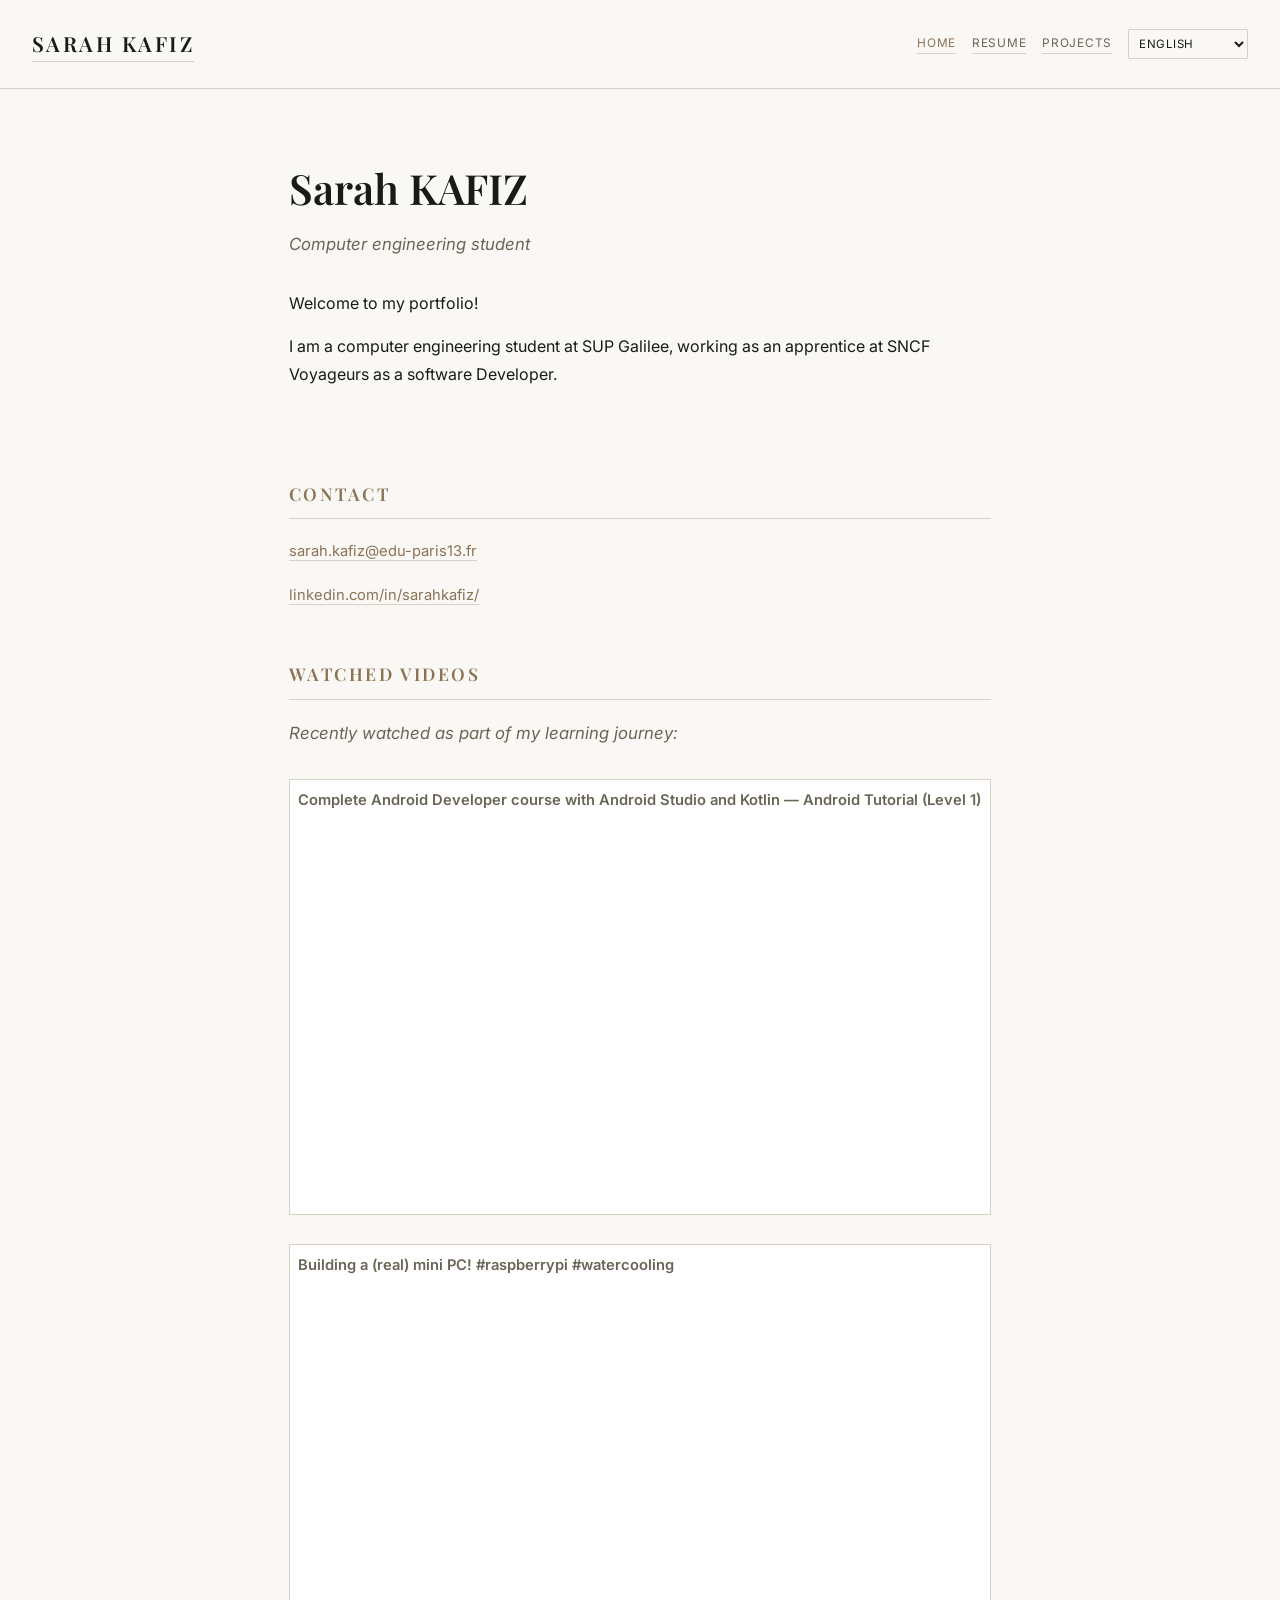
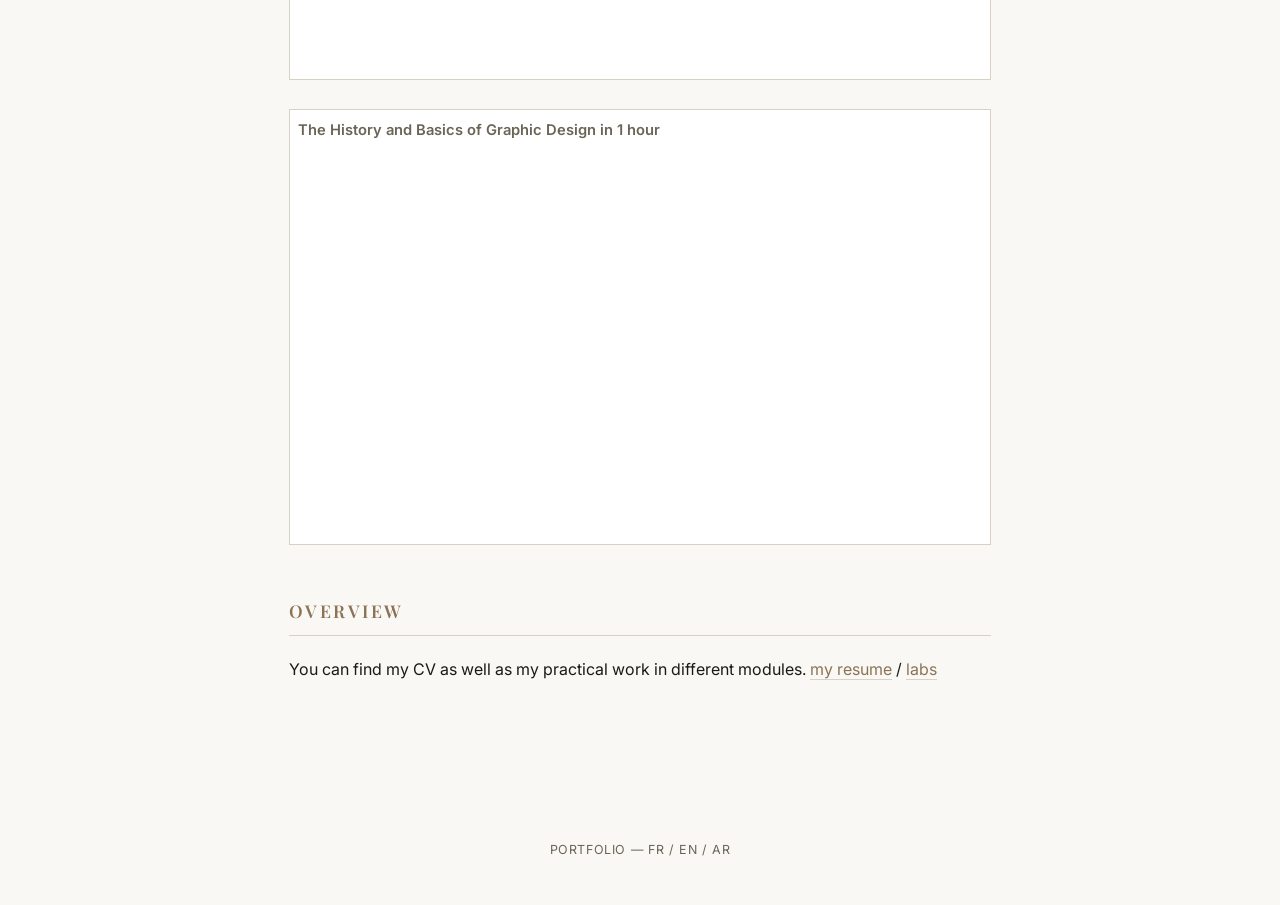
<file: index.html>
<!DOCTYPE html>
<html lang="fr"
      prefix="dc: http://purl.org/dc/elements/1.1/
              foaf: http://xmlns.com/foaf/0.1/
              schema: https://schema.org/">
<head>
  <meta charset="UTF-8" />
  <title property="dc:title" data-i18n="home_title_tag">Portfolio de Sarah KAFIZ</title>
  <meta property="dc:creator" content="sarah KAFIZ" />
  <link rel="preconnect" href="https://fonts.googleapis.com" />
  <link href="https://fonts.googleapis.com/css2?family=Playfair+Display:wght@600;700&amp;family=Inter:wght@400;500&amp;display=swap" rel="stylesheet" />
  <link rel="stylesheet" href="assets/css/style.css" />
  <script src="assets/js/site.js" defer="defer"></script>
</head>
<body typeof="foaf:Person schema:Person" resource="#moi">

  <header class="site-header">
    <a class="brand" href="index.html" data-i18n="home_name">Sarah KAFIZ</a>
    <div class="header-right">
      <nav class="main-nav">
        <a href="index.html" class="current" data-i18n="nav_accueil">Accueil</a>
        <a href="cv.html" data-i18n="nav_cv">CV</a>
        <a href="travaux.html" data-i18n="nav_travaux">Travaux</a>
      </nav>
      <div id="lang-switcher">
        <select aria-label="Choisir la langue">
          <option value="fr">Français</option>
          <option value="en">English</option>
          <option value="ar">العربية</option>
        </select>
      </div>
    </div>
  </header>

  <main>
    <div class="intro-block">
      <h1><span property="foaf:name schema:name" data-i18n="home_name">Sarah KAFIZ</span></h1>
      <p class="subtitle" property="schema:jobTitle" data-i18n="home_subtitle">
        Étudiante ingénieure informatique — Web sémantique
      </p>
      <p data-i18n="home_welcome">
        Bienvenue sur mon portfolio !
      </p>
      <p data-i18n="home_intro">
        Bienvenue sur mon portfolio.
      </p>
    </div>

    <h2 data-i18n="home_section_contact">Contact</h2>
    <p class="contact-line">
      <a property="foaf:mbox schema:email" href="mailto:sarah.kafiz@edu-paris13.fr">sarah.kafiz@edu-paris13.fr</a>
    </p>
    <p class="contact-line">
      <a property="foaf:account schema:sameAs" href="https://www.linkedin.com/in/sarahkafiz/" target="_blank" rel="noopener">
        linkedin.com/in/sarahkafiz/
      </a>
    </p>

    <h2 data-i18n="home_section_videos">Vidéos regardées</h2>
    <p class="subtitle" data-i18n="home_video_intro">
      Regardé dernièrement dans le cadre de mon apprentissage :
    </p>
    <div class="video-list">

      <div class="video-frame">
        <p class="video-item-title" data-i18n="home_video1_title">Vidéo 1</p>
        <iframe
          class="video-embed"
          property="schema:video"
          src="https://www.youtube.com/embed/bxMzOXYWs-M"
          title="Formation Développeur Android complète avec Android Studio et Kotlin"
          allowfullscreen="allowfullscreen"
        ></iframe>
      </div>

      <div class="video-frame">
        <p class="video-item-title" data-i18n="home_video2_title">Vidéo 2</p>
        <iframe
          class="video-embed"
          property="schema:video"
          src="https://www.youtube.com/embed/PpBMicJcYHc"
          title="Fabriquer un mini PC"
          allowfullscreen="allowfullscreen"
        ></iframe>
      </div>

      <div class="video-frame">
        <p class="video-item-title" data-i18n="home_video3_title">Vidéo 3</p>
        <iframe
          class="video-embed"
          property="schema:video"
          src="https://www.youtube.com/embed/uVCdnlpxfmo"
          title="L'Histoire et les Bases du Graphisme"
          allowfullscreen="allowfullscreen"
        ></iframe>
      </div>

    </div>

    <h2 data-i18n="home_section_apercu">Aperçu</h2>
    <p>
      <span data-i18n="home_apercu_text">Retrouvez mon CV ainsi que mes travaux pratiques dans différents modules.</span>
      <a href="cv.html" data-i18n="home_link_cv">mon CV</a> /
      <a href="travaux.html" data-i18n="home_link_travaux">travaux pratiques</a>
    </p>
  </main>

  <footer>
    <p data-i18n="footer_text">Portfolio — FR / EN / AR</p>
  </footer>

</body>
</html>
</file>
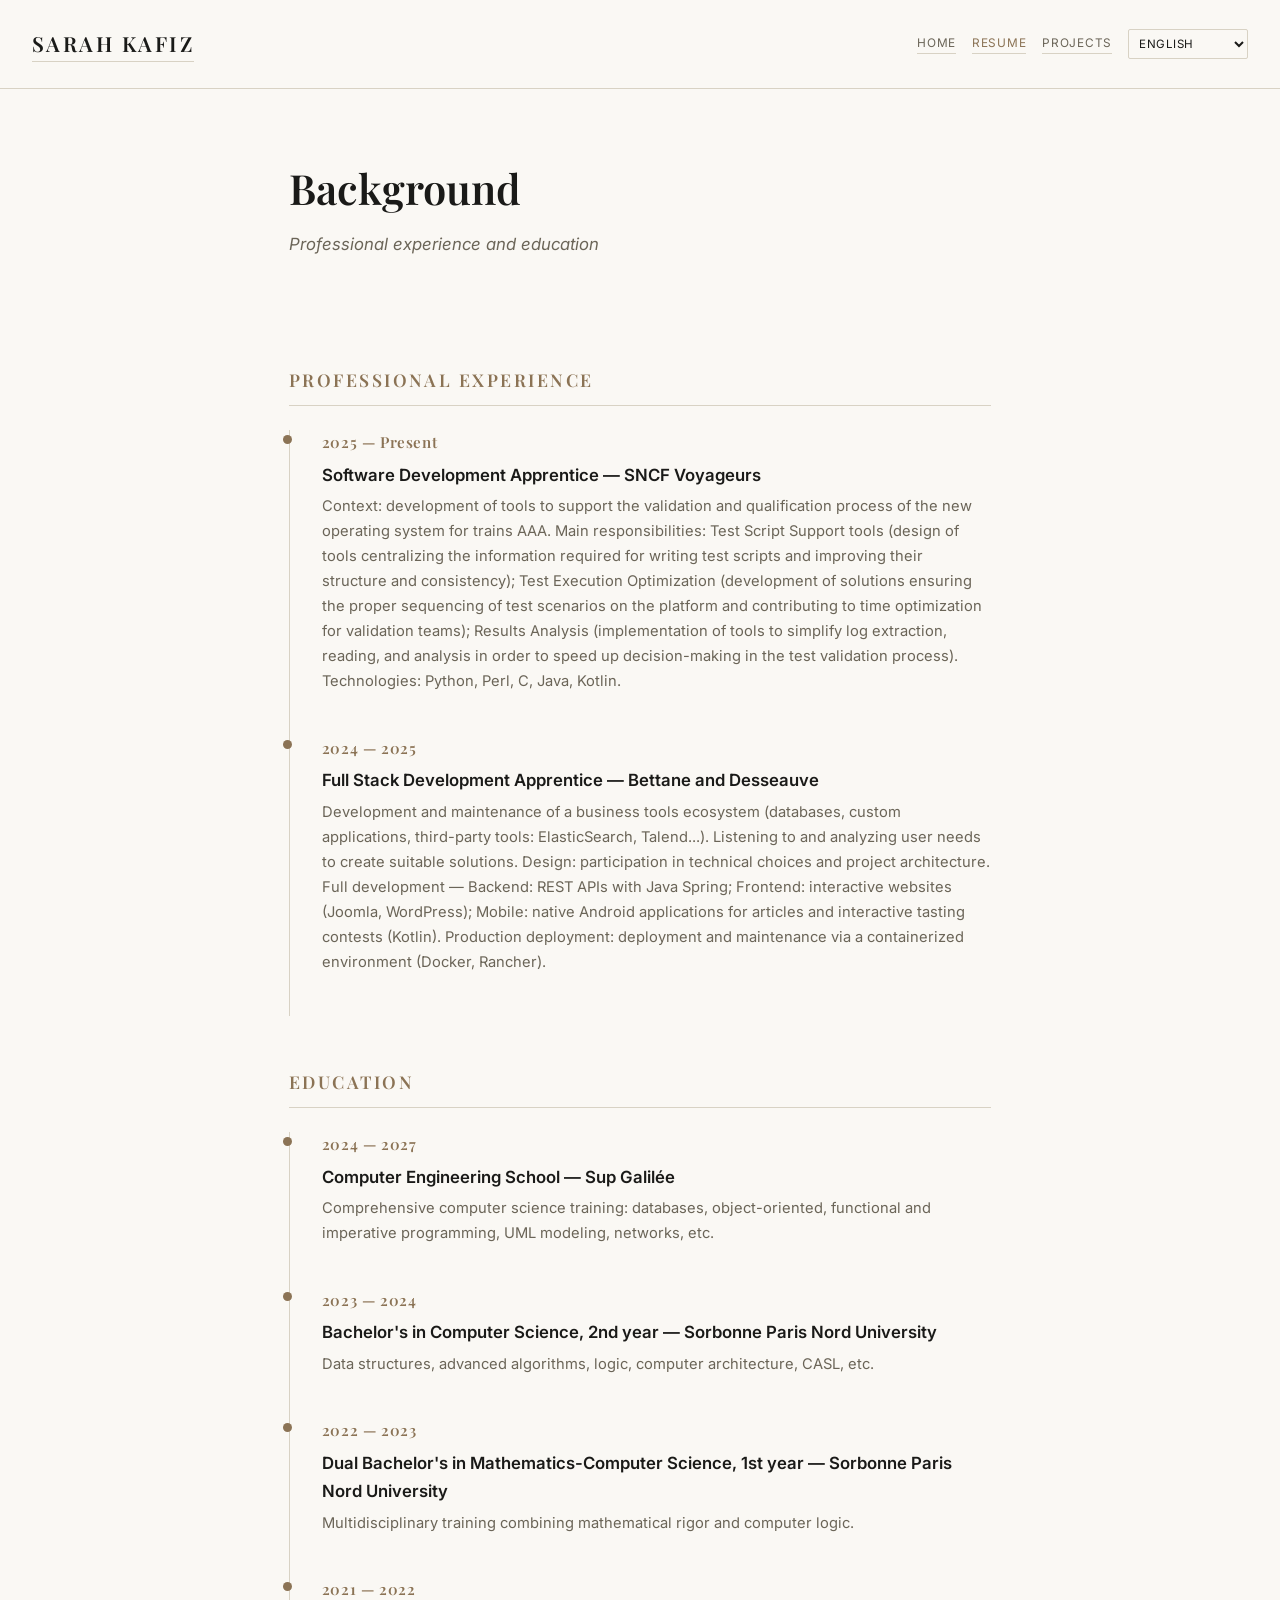
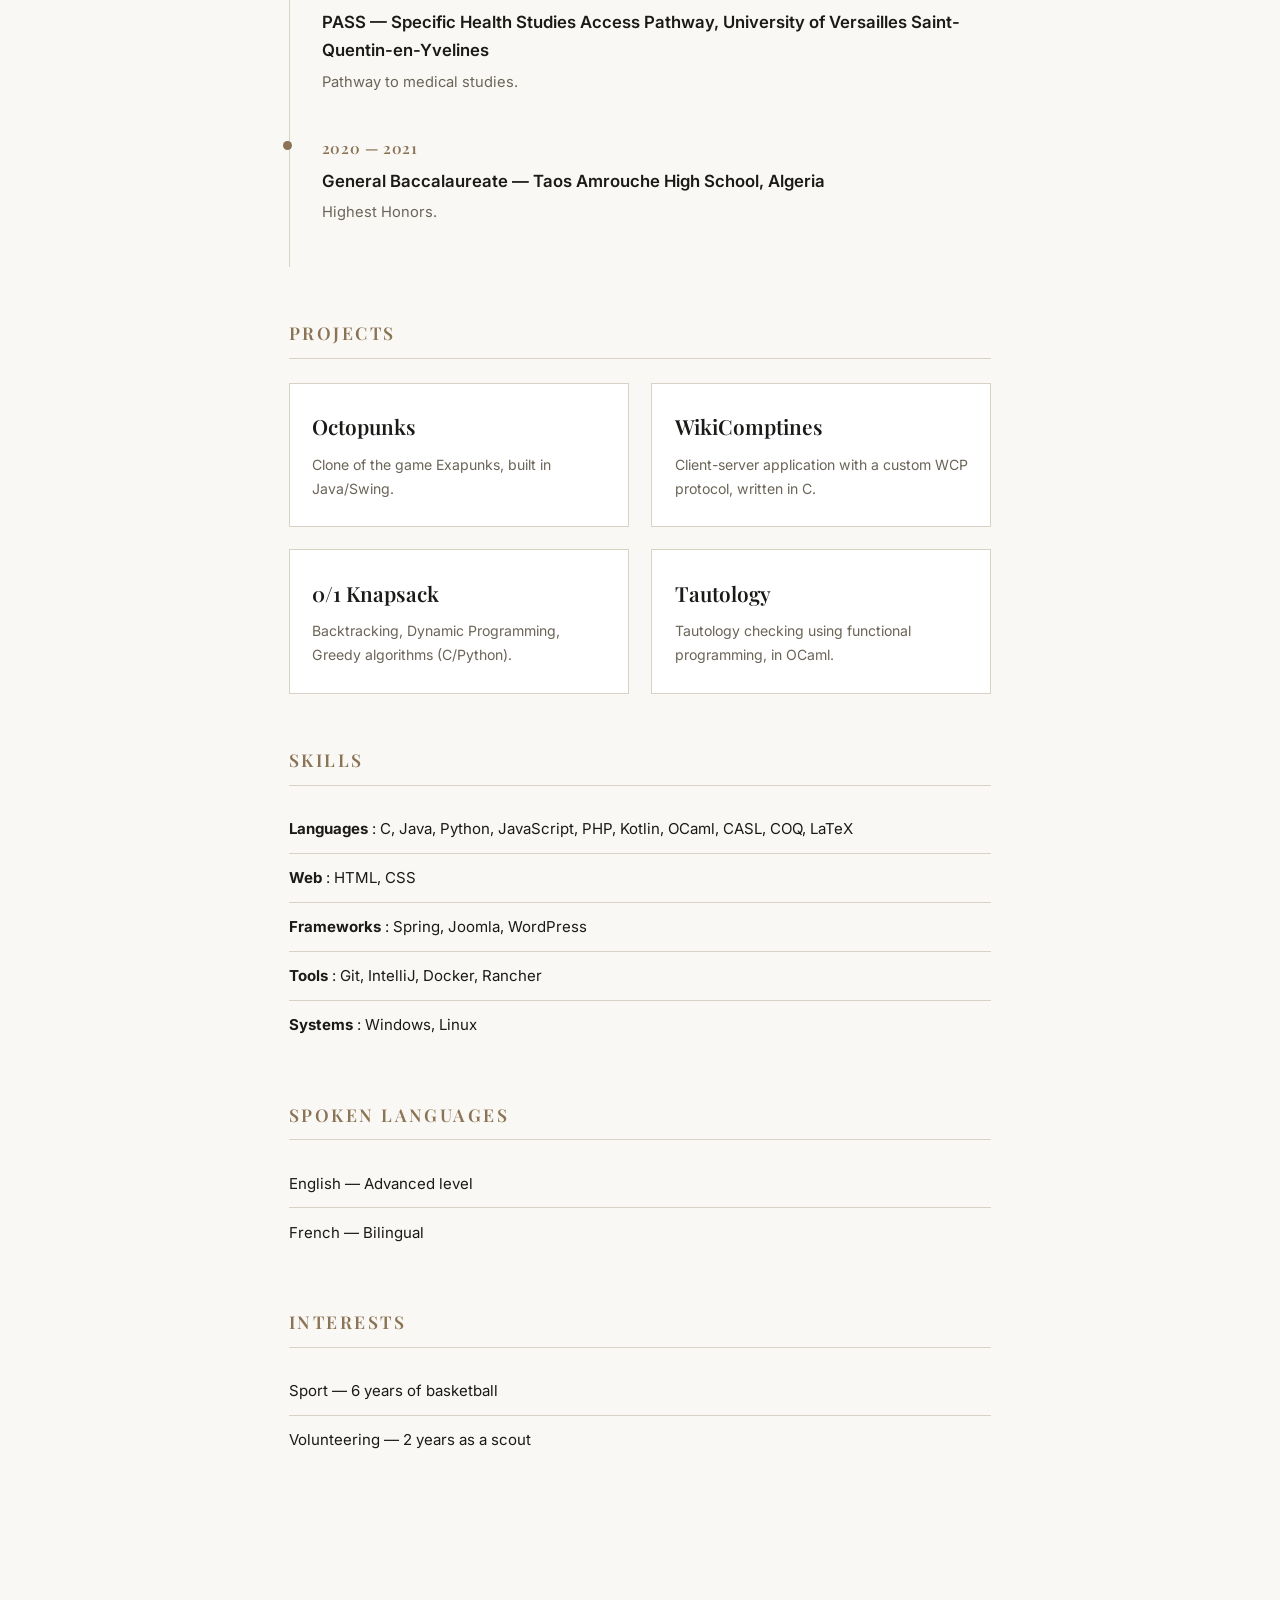
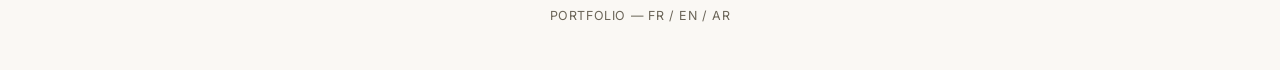
<file: cv.html>
<!DOCTYPE html>
<html lang="fr"
      prefix="dc: http://purl.org/dc/elements/1.1/
              foaf: http://xmlns.com/foaf/0.1/
              schema: https://schema.org/">
<head>
    <meta charset="UTF-8" />
    <title property="dc:title" data-i18n="cv_title_tag">CV — Sarah KAFIZ</title>
    <meta property="dc:creator" content="sarah KAFIZ" />
    <link rel="preconnect" href="https://fonts.googleapis.com" />
    <link href="https://fonts.googleapis.com/css2?family=Playfair+Display:wght@600;700&amp;family=Inter:wght@400;500&amp;display=swap" rel="stylesheet" />
    <link rel="stylesheet" href="assets/css/style.css" />
    <script src="assets/js/site.js" defer="defer"></script>
</head>
<body typeof="foaf:Person schema:Person" resource="#moi">
    <header class="site-header">
        <a class="brand" href="index.html" data-i18n="home_name">Sarah KAFIZ</a>
        <div class="header-right">
            <nav class="main-nav">
                <a href="index.html" data-i18n="nav_accueil">Accueil</a>
                <a href="cv.html" class="current" data-i18n="nav_cv">CV</a>
                <a href="travaux.html" data-i18n="nav_travaux">Travaux</a>
            </nav>
            <div id="lang-switcher">
                <select aria-label="Choisir la langue">
                <option value="fr">Français</option>
                <option value="en">English</option>
                <option value="ar">العربية</option>
                </select>
            </div>
        </div>
    </header>

    <main>
        <div class="intro-block">
        <h1 data-i18n="cv_h1">Parcours</h1>
        <p class="subtitle" data-i18n="cv_subtitle">Expériences professionnelles et formation</p>
        </div>

        <!-- ============================================================
            EXPÉRIENCE PROFESSIONNELLE
            ============================================================ -->
        <h2 data-i18n="cv_section_experience">Expérience professionnelle</h2>
        <div class="timeline">

        <div class="timeline-item" typeof="schema:OrganizeAction" property="schema:hasOccupation">
            <p class="timeline-date" data-i18n="cv_exp1_date">2025 — Présent</p>
            <p class="timeline-title" property="schema:name" data-i18n="cv_exp1_title">
            Alternante en développement logiciel — SNCF Voyageurs
            </p>
            <p class="timeline-desc" property="schema:description" data-i18n="cv_exp1_desc">
            Description du poste.
            </p>
        </div>

        <div class="timeline-item" typeof="schema:OrganizeAction" property="schema:hasOccupation">
            <p class="timeline-date" data-i18n="cv_exp2_date">2024 — 2025</p>
            <p class="timeline-title" property="schema:name" data-i18n="cv_exp2_title">
            Développeuse Full Stack — Bettane et Desseauve
            </p>
            <p class="timeline-desc" property="schema:description" data-i18n="cv_exp2_desc">
            Description du poste.
            </p>
        </div>

        </div>

        <!-- ============================================================
            FORMATION
            ============================================================ -->
        <h2 data-i18n="cv_section_formation">Formation</h2>
        <div class="timeline">

        <div class="timeline-item" typeof="schema:EducationalOccupationalCredential" property="schema:hasCredential">
            <p class="timeline-date" data-i18n="cv_edu1_date">2024 — 2027</p>
            <p class="timeline-title" property="schema:name" data-i18n="cv_edu1_title">
            École d'ingénieur en informatique — Sup Galilée
            </p>
            <p class="timeline-desc" property="schema:description" data-i18n="cv_edu1_desc">
            Description.
            </p>
        </div>

        <div class="timeline-item" typeof="schema:EducationalOccupationalCredential" property="schema:hasCredential">
            <p class="timeline-date" data-i18n="cv_edu2_date">2023 — 2024</p>
            <p class="timeline-title" property="schema:name" data-i18n="cv_edu2_title">
            Licence Informatique, 2e année
            </p>
            <p class="timeline-desc" property="schema:description" data-i18n="cv_edu2_desc">
            Description.
            </p>
        </div>

        <div class="timeline-item" typeof="schema:EducationalOccupationalCredential" property="schema:hasCredential">
            <p class="timeline-date" data-i18n="cv_edu3_date">2022 — 2023</p>
            <p class="timeline-title" property="schema:name" data-i18n="cv_edu3_title">
            Double licence Mathématiques-Informatique, 1ère année
            </p>
            <p class="timeline-desc" property="schema:description" data-i18n="cv_edu3_desc">
            Description.
            </p>
        </div>

        <div class="timeline-item" typeof="schema:EducationalOccupationalCredential" property="schema:hasCredential">
            <p class="timeline-date" data-i18n="cv_edu4_date">2021 — 2022</p>
            <p class="timeline-title" property="schema:name" data-i18n="cv_edu4_title">
            PASS — Parcours d'Accès Spécifique Santé
            </p>
            <p class="timeline-desc" property="schema:description" data-i18n="cv_edu4_desc">
            Description.
            </p>
        </div>

        <div class="timeline-item" typeof="schema:EducationalOccupationalCredential" property="schema:hasCredential">
            <p class="timeline-date" data-i18n="cv_edu5_date">2020 — 2021</p>
            <p class="timeline-title" property="schema:name" data-i18n="cv_edu5_title">
            Baccalauréat général
            </p>
            <p class="timeline-desc" property="schema:description" data-i18n="cv_edu5_desc">
            Description.
            </p>
        </div>

        </div>

        <!-- ============================================================
            PROJETS
            ============================================================ -->
        <h2 data-i18n="cv_section_projets">Projets</h2>
        <div class="grid-cases" typeof="schema:ItemList">

        <div class="case-item" typeof="schema:CreativeWork" property="schema:itemListElement">
            <span class="case-label" property="schema:name" data-i18n="cv_proj1_title">Octopunks</span>
            <p class="case-desc" property="schema:description" data-i18n="cv_proj1_desc">Description.</p>
        </div>

        <div class="case-item" typeof="schema:CreativeWork" property="schema:itemListElement">
            <span class="case-label" property="schema:name" data-i18n="cv_proj2_title">WikiComptines</span>
            <p class="case-desc" property="schema:description" data-i18n="cv_proj2_desc">Description.</p>
        </div>

        <div class="case-item" typeof="schema:CreativeWork" property="schema:itemListElement">
            <span class="case-label" property="schema:name" data-i18n="cv_proj3_title">Sac à dos 0/1</span>
            <p class="case-desc" property="schema:description" data-i18n="cv_proj3_desc">Description.</p>
        </div>

        <div class="case-item" typeof="schema:CreativeWork" property="schema:itemListElement">
            <span class="case-label" property="schema:name" data-i18n="cv_proj4_title">Tautologie</span>
            <p class="case-desc" property="schema:description" data-i18n="cv_proj4_desc">Description.</p>
        </div>

        </div>

        <!-- ============================================================
            COMPÉTENCES
            ============================================================ -->
        <h2 data-i18n="cv_section_competences">Compétences</h2>
        <div class="card-list">
        <p><strong data-i18n="cv_comp_langages_label">Langages</strong> : <span property="schema:knowsAbout" data-i18n="cv_comp_langages_value">—</span></p>
        <p><strong data-i18n="cv_comp_web_label">Web</strong> : <span property="schema:knowsAbout" data-i18n="cv_comp_web_value">—</span></p>
        <p><strong data-i18n="cv_comp_frameworks_label">Frameworks</strong> : <span property="schema:knowsAbout" data-i18n="cv_comp_frameworks_value">—</span></p>
        <p><strong data-i18n="cv_comp_outils_label">Outils</strong> : <span property="schema:knowsAbout" data-i18n="cv_comp_outils_value">—</span></p>
        <p><strong data-i18n="cv_comp_systemes_label">Systèmes</strong> : <span property="schema:knowsAbout" data-i18n="cv_comp_systemes_value">—</span></p>
        </div>

        <!-- ============================================================
            LANGUES
            ============================================================ -->
        <h2 data-i18n="cv_section_langues">Langues</h2>
        <div class="card-list">
        <p property="schema:knowsLanguage" data-i18n="cv_lang_anglais">Anglais — Niveau avancé</p>
        <p property="schema:knowsLanguage" data-i18n="cv_lang_francais">Français — Bilingue</p>
        </div>

        <!-- ============================================================
            CENTRES D'INTÉRÊT
            ============================================================ -->
        <h2 data-i18n="cv_section_interets">Centres d'intérêt</h2>
        <div class="card-list">
        <p data-i18n="cv_interet_sport">Sport — 6 ans de basketball</p>
        <p data-i18n="cv_interet_assoc">Associatif — 2 ans de scoutisme</p>
        </div>

    </main>

    <footer>
        <p data-i18n="footer_text">Portfolio — FR / EN / AR</p>
    </footer>

</body>
</html>
</file>
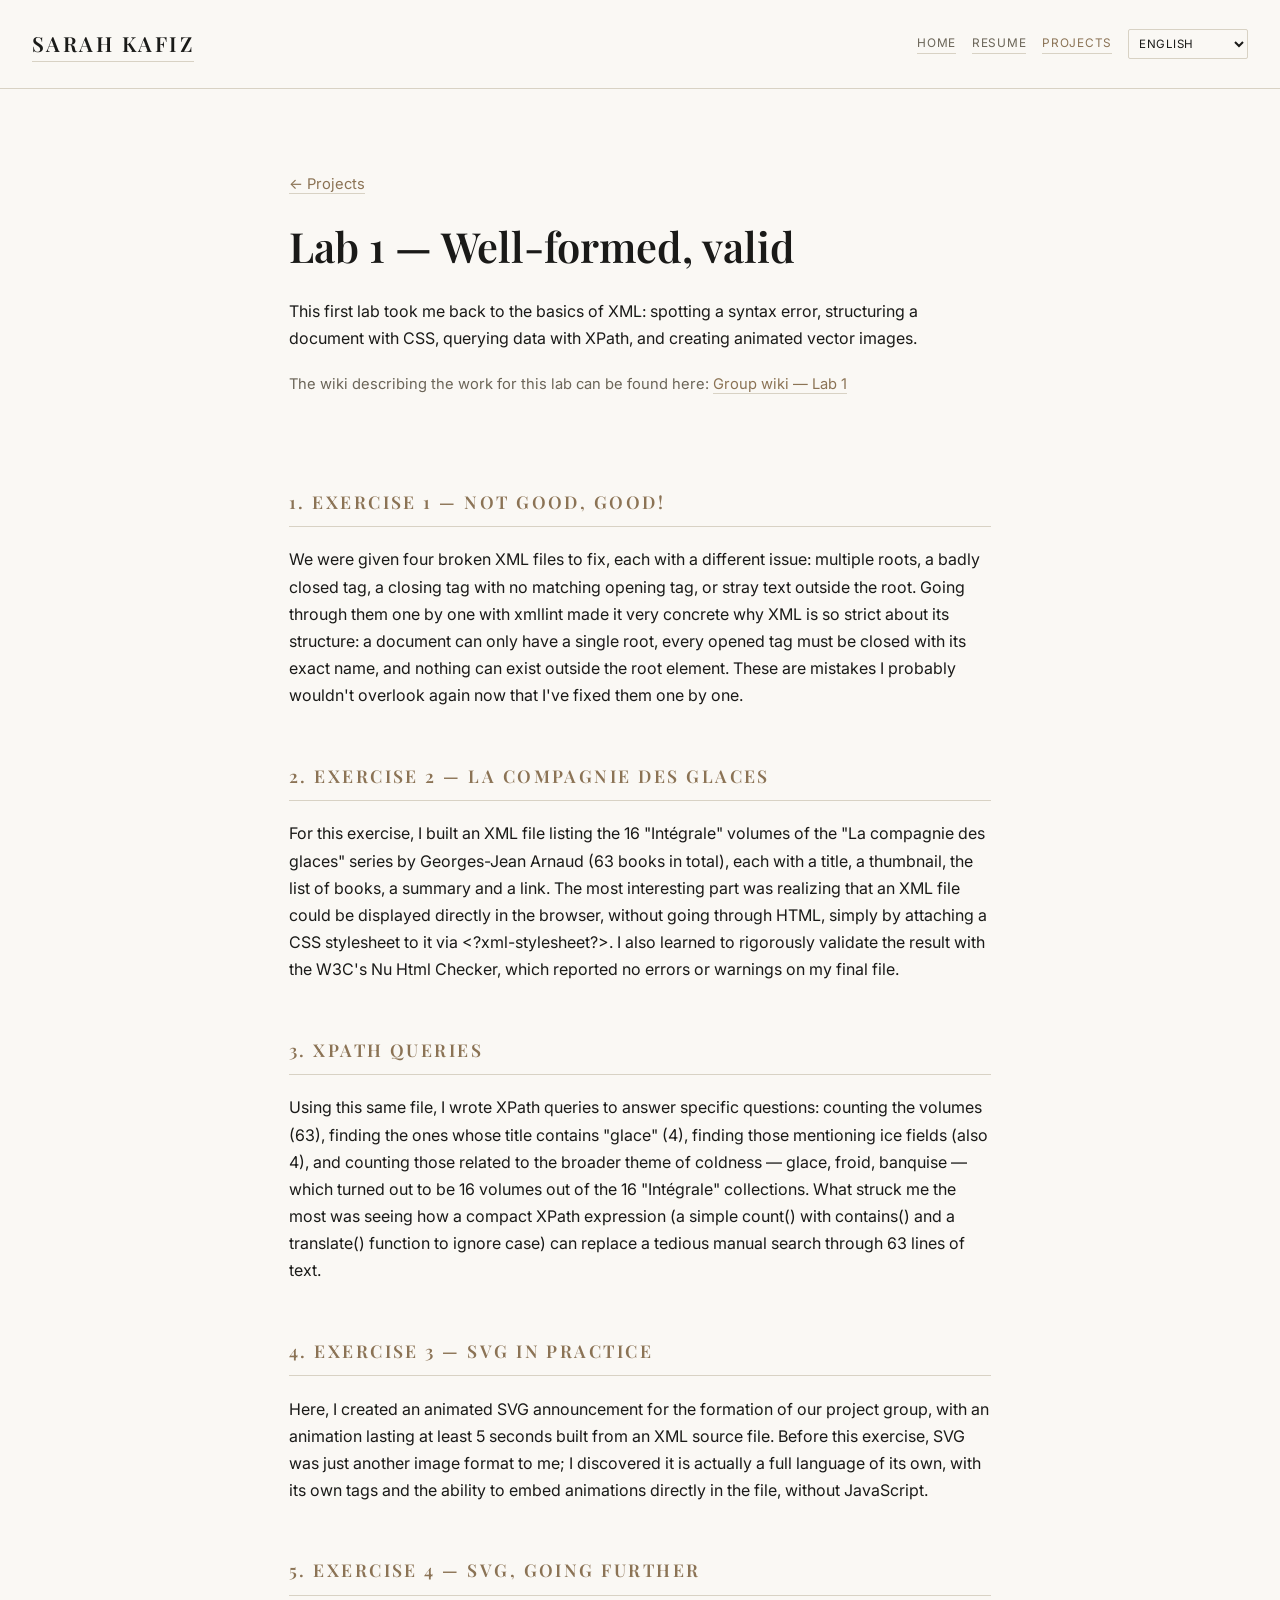
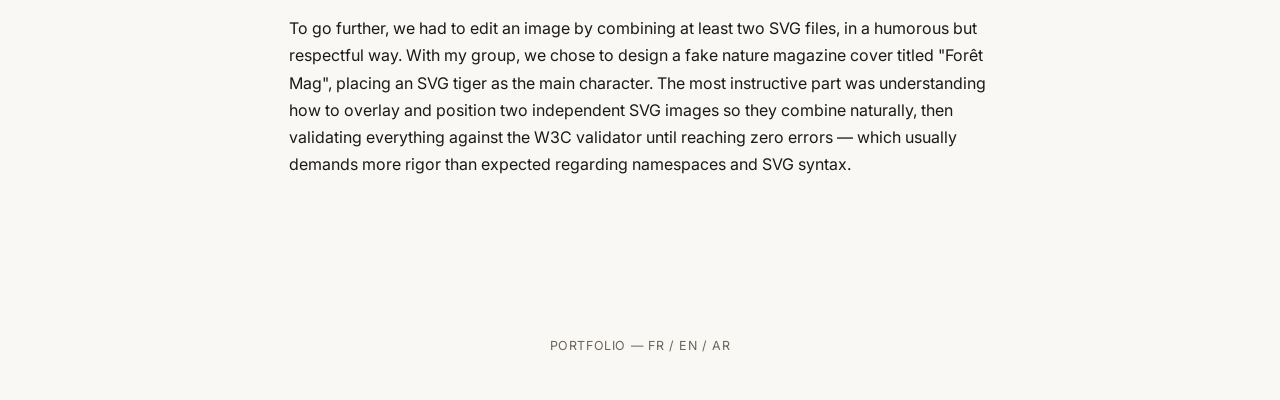
<file: tp1.html>
<!DOCTYPE html>
<html lang="fr"
      prefix="dc: http://purl.org/dc/elements/1.1/
              foaf: http://xmlns.com/foaf/0.1/
              schema: https://schema.org/">
<head>
  <meta charset="UTF-8" />
  <title property="dc:title" data-i18n="tp1_title_tag">TP1 — XML bien formé et valide — Sarah KAFIZ</title>
  <meta property="dc:creator" content="sarah KAFIZ" />
  <link rel="preconnect" href="https://fonts.googleapis.com" />
  <link href="https://fonts.googleapis.com/css2?family=Playfair+Display:wght@600;700&amp;family=Inter:wght@400;500&amp;display=swap" rel="stylesheet" />
  <link rel="stylesheet" href="assets/css/style.css" />
  <script src="assets/js/site.js" defer="defer"></script>
</head>
<body typeof="schema:LearningResource" resource="#tp1">

  <header class="site-header">
    <a class="brand" href="index.html" data-i18n="home_name">Sarah KAFIZ</a>
    <div class="header-right">
      <nav class="main-nav">
        <a href="index.html" data-i18n="nav_accueil">Accueil</a>
        <a href="cv.html" data-i18n="nav_cv">CV</a>
        <a href="travaux.html" class="current" data-i18n="nav_travaux">Travaux</a>
      </nav>
      <div id="lang-switcher">
        <select aria-label="Choisir la langue">
          <option value="fr">Français</option>
          <option value="en">English</option>
          <option value="ar">العربية</option>
        </select>
      </div>
    </div>
  </header>

  <main>
    <div class="intro-block">
      <p class="contact-line"><a href="travaux-web-semantique.html" data-i18n="ws_back_link">← Travaux</a></p>
      <h1 property="schema:name dc:title" data-i18n="tp1_h1">TP1 — Bien formé, bien valide</h1>
      <p data-i18n="tp1_intro" property="schema:description dc:description">
        Introduction du TP1.
      </p>
      <p class="contact-line">
        <span data-i18n="tp1_wiki_label">Le wiki de description de travail de ce TP se trouve ici :</span>
        <a href="https://portail-jn.fr/Portail_/claroline/wiki/page.php?wikiId=1&amp;action=show&amp;gidReset=true&amp;cidReset=true&amp;cidReq=WSAIR2_2526&amp;gidReq=1"
           target="_blank" rel="noopener" data-i18n="tp1_wiki_link">
          Wiki du groupe — TP1
        </a>
      </p>
    </div>

    <h2 data-i18n="tp1_section_xml">1. Exercice 1 — Pas bon, bon !</h2>
    <p data-i18n="tp1_ex1_text">Texte.</p>

    <h2 data-i18n="tp1_section_css">2. Exercice 2 — La compagnie des glaces</h2>
    <p data-i18n="tp1_ex2_text">Texte.</p>

    <h2 data-i18n="tp1_section_xpath">3. Requêtes XPath</h2>
    <p data-i18n="tp1_ex_xpath_text">Texte.</p>

    <h2 data-i18n="tp1_section_svg3">4. Exercice 3 — SVG par la pratique</h2>
    <p data-i18n="tp1_ex3_text">Texte.</p>

    <h2 data-i18n="tp1_section_svg">5. Exercice 4 — SVG, encore plus loin</h2>
    <p data-i18n="tp1_ex4_text">Texte.</p>
  </main>

  <footer>
    <p data-i18n="footer_text">Portfolio — FR / EN / AR</p>
  </footer>

</body>
</html>
</file>
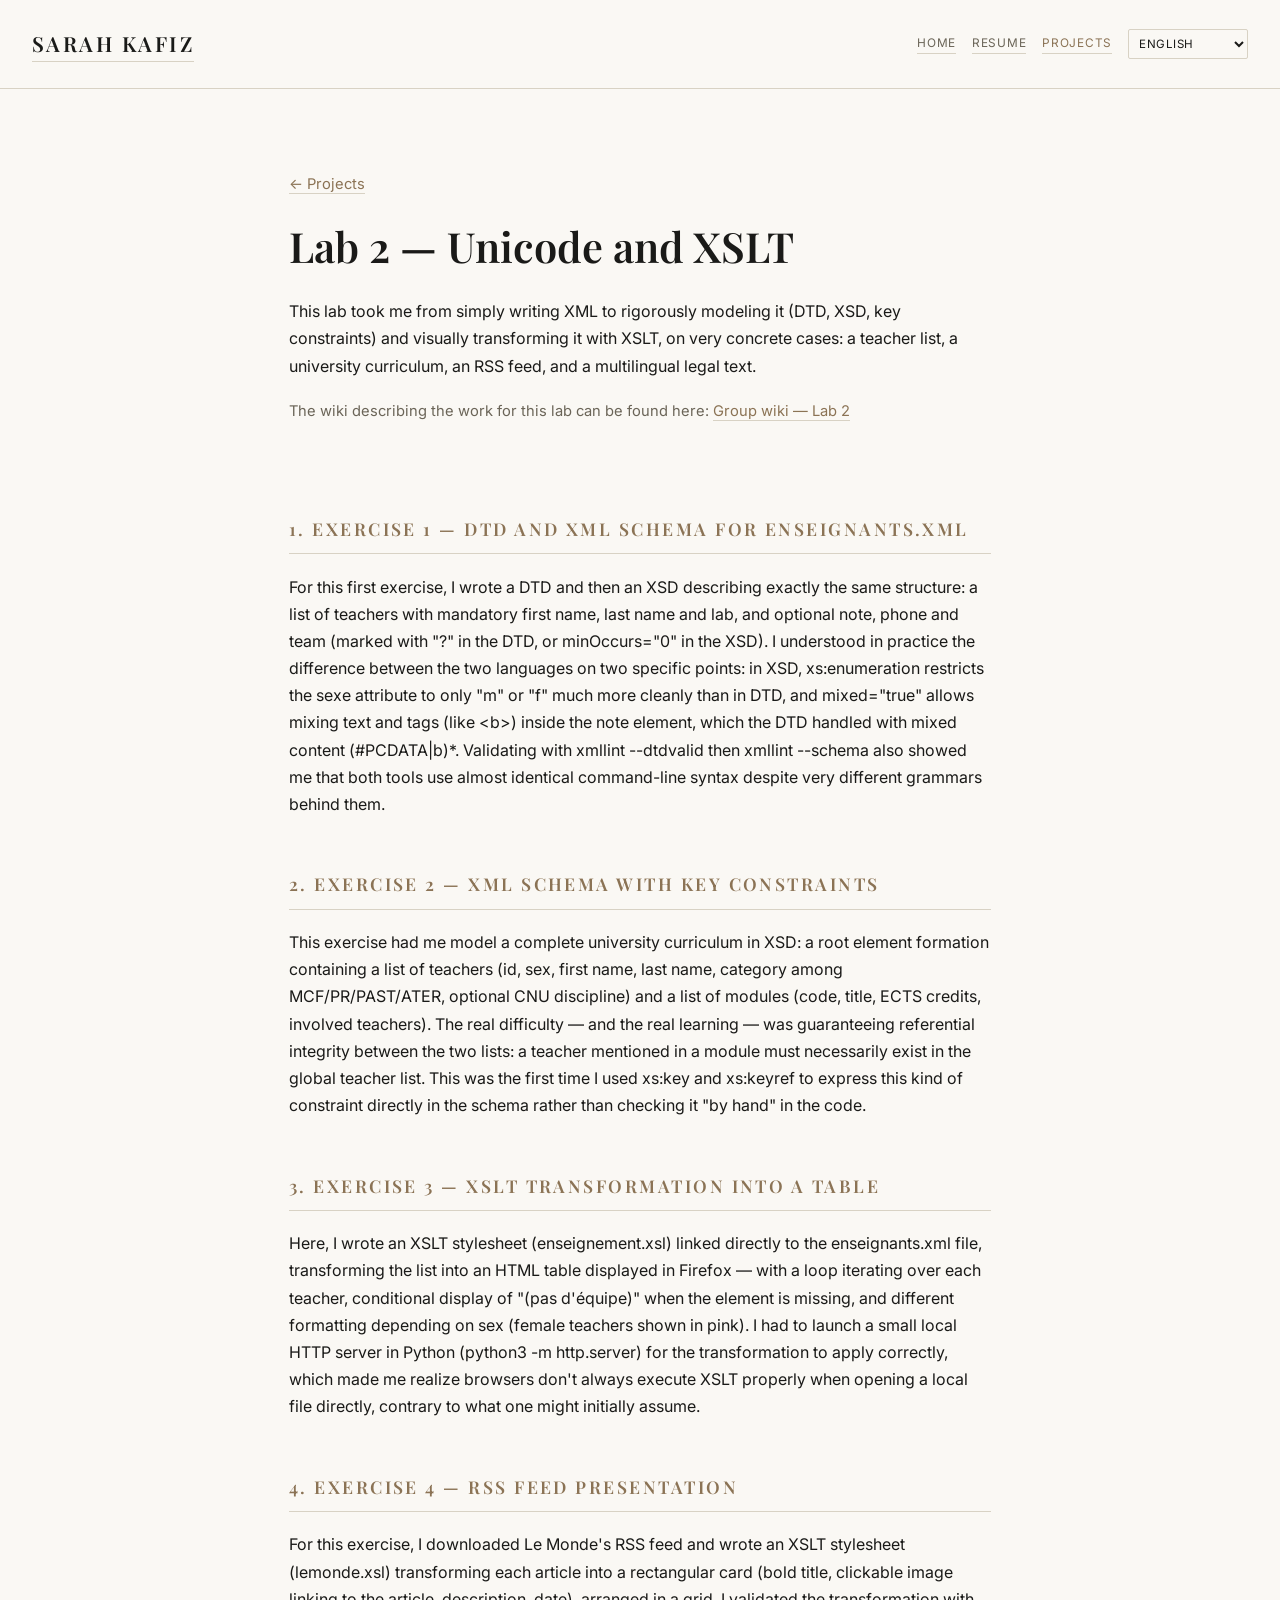
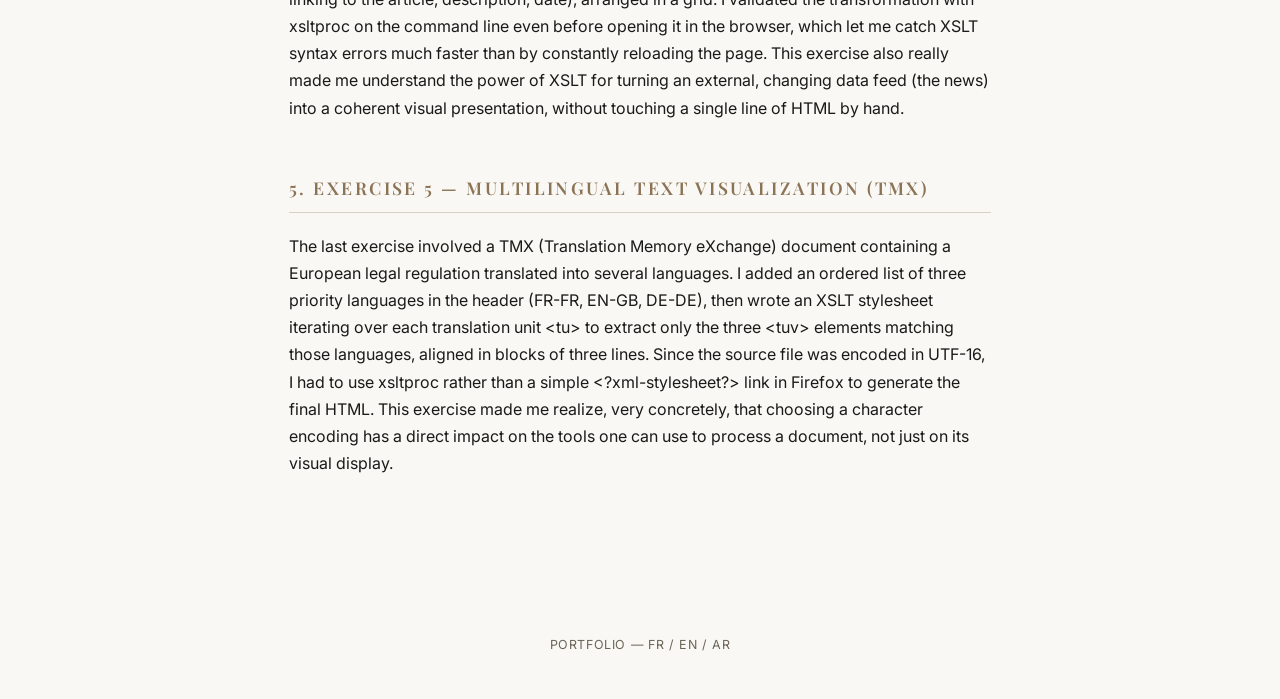
<file: tp2.html>
<!DOCTYPE html>
<html lang="fr"
      prefix="dc: http://purl.org/dc/elements/1.1/
              foaf: http://xmlns.com/foaf/0.1/
              schema: https://schema.org/">
<head>
  <meta charset="UTF-8" />
  <title property="dc:title" data-i18n="tp2_title_tag">TP2 — Unicode et XSLT — Sarah KAFIZ</title>
  <meta property="dc:creator" content="sarah KAFIZ" />
  <link rel="preconnect" href="https://fonts.googleapis.com" />
  <link href="https://fonts.googleapis.com/css2?family=Playfair+Display:wght@600;700&amp;family=Inter:wght@400;500&amp;display=swap" rel="stylesheet" />
  <link rel="stylesheet" href="assets/css/style.css" />
  <script src="assets/js/site.js" defer="defer"></script>
</head>
<body typeof="schema:LearningResource" resource="#tp2">

  <header class="site-header">
    <a class="brand" href="index.html" data-i18n="home_name">Sarah KAFIZ</a>
    <div class="header-right">
      <nav class="main-nav">
        <a href="index.html" data-i18n="nav_accueil">Accueil</a>
        <a href="cv.html" data-i18n="nav_cv">CV</a>
        <a href="travaux.html" class="current" data-i18n="nav_travaux">Travaux</a>
      </nav>
      <div id="lang-switcher">
        <select aria-label="Choisir la langue">
          <option value="fr">Français</option>
          <option value="en">English</option>
          <option value="ar">العربية</option>
        </select>
      </div>
    </div>
  </header>

  <main>
    <div class="intro-block">
      <p class="contact-line"><a href="travaux-web-semantique.html" data-i18n="ws_back_link">← Travaux</a></p>
      <h1 property="schema:name dc:title" data-i18n="tp2_h1">TP2 — Unicode et XSLT</h1>
      <p data-i18n="tp2_intro" property="schema:description dc:description">
        Introduction du TP2.
      </p>
      <p class="contact-line">
        <span data-i18n="tp2_wiki_label">Le wiki de description de travail de ce TP se trouve ici :</span>
        <a href="https://portail-jn.fr/Portail_/claroline/wiki/page.php?wikiId=21&amp;action=show&amp;gidReset=true&amp;cidReset=true&amp;cidReq=WSAIR2_2526&amp;gidReq=1"
           target="_blank" rel="noopener" data-i18n="tp2_wiki_link">
          Wiki du groupe — TP2
        </a>
      </p>
    </div>

    <h2 data-i18n="tp2_section_ex1">1. Exercice 1 — DTD et XML Schema pour enseignants.xml</h2>
    <p data-i18n="tp2_ex1_text">Texte.</p>

    <h2 data-i18n="tp2_section_ex2">2. Exercice 2 — Schéma XML avec contraintes de clé</h2>
    <p data-i18n="tp2_ex2_text">Texte.</p>

    <h2 data-i18n="tp2_section_ex3">3. Exercice 3 — Transformation XSLT d'un tableau</h2>
    <p data-i18n="tp2_ex3_text">Texte.</p>

    <h2 data-i18n="tp2_section_ex4">4. Exercice 4 — Présentation d'un flux RSS</h2>
    <p data-i18n="tp2_ex4_text">Texte.</p>

    <h2 data-i18n="tp2_section_ex5">5. Exercice 5 — Visualisation de textes multilingues (TMX)</h2>
    <p data-i18n="tp2_ex5_text">Texte.</p>
  </main>

  <footer>
    <p data-i18n="footer_text">Portfolio — FR / EN / AR</p>
  </footer>

</body>
</html>
</file>
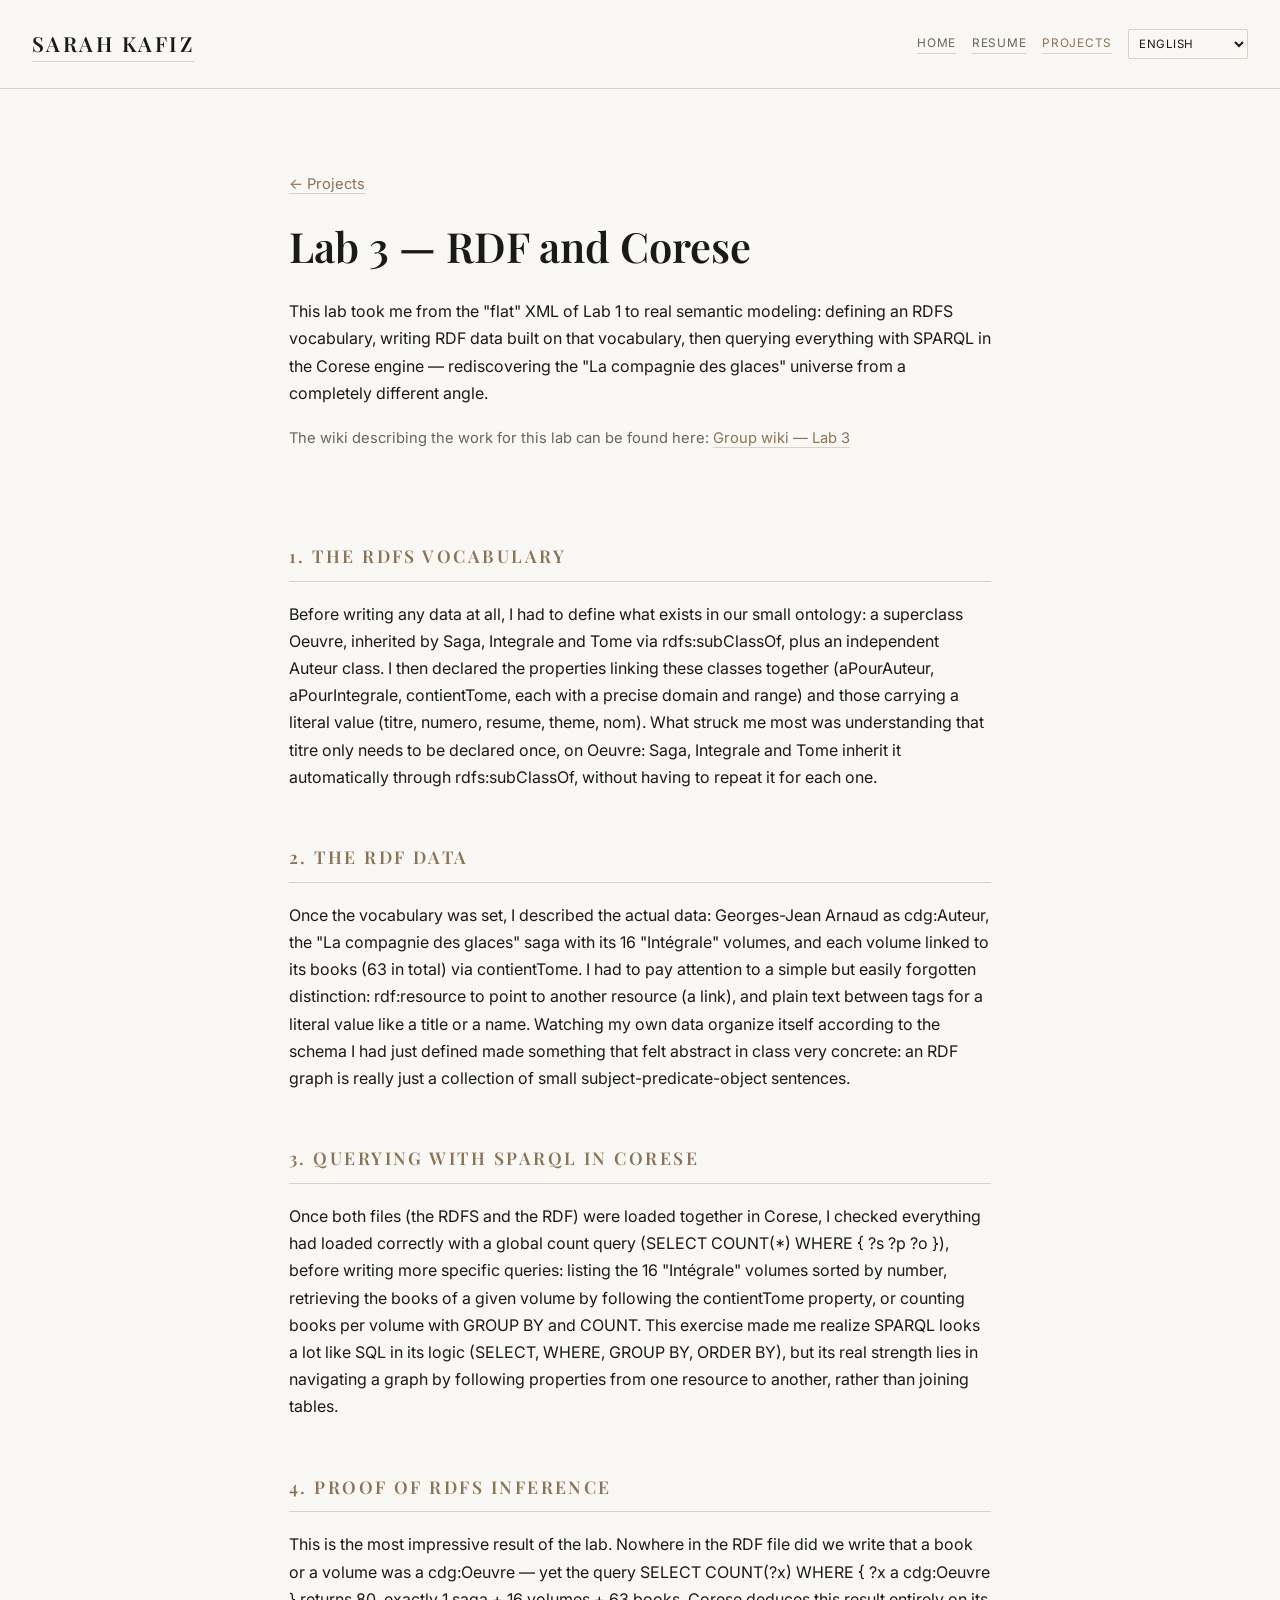
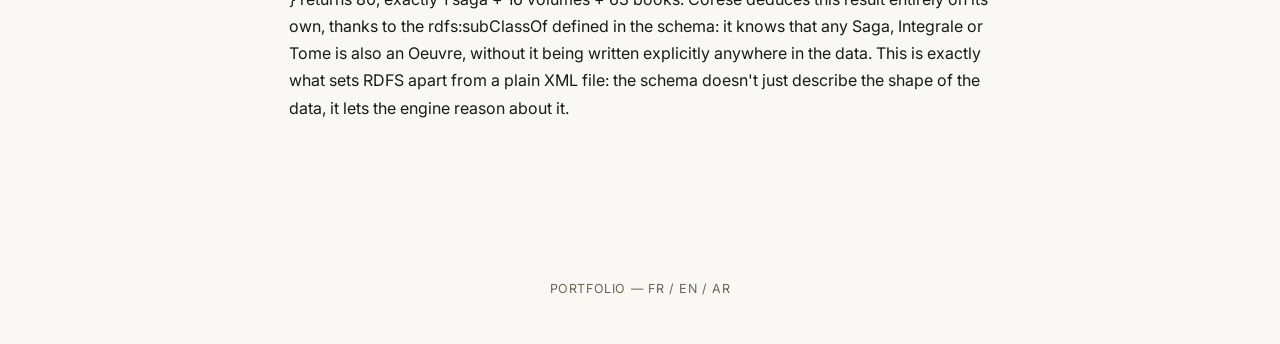
<file: tp3.html>
<!DOCTYPE html>
<html lang="fr"
      prefix="dc: http://purl.org/dc/elements/1.1/
              foaf: http://xmlns.com/foaf/0.1/
              schema: https://schema.org/">
<head>
  <meta charset="UTF-8" />
  <title property="dc:title" data-i18n="tp3_title_tag">TP3 — RDF et Corese — Sarah KAFIZ</title>
  <meta property="dc:creator" content="Sarah KAFIZ" />
  <link rel="preconnect" href="https://fonts.googleapis.com" />
  <link href="https://fonts.googleapis.com/css2?family=Playfair+Display:wght@600;700&amp;family=Inter:wght@400;500&amp;display=swap" rel="stylesheet" />
  <link rel="stylesheet" href="assets/css/style.css" />
  <script src="assets/js/site.js" defer="defer"></script>
</head>
<body typeof="schema:LearningResource" resource="#tp3">

  <header class="site-header">
    <a class="brand" href="index.html" data-i18n="home_name">Sarah KAFIZ</a>
    <div class="header-right">
      <nav class="main-nav">
        <a href="index.html" data-i18n="nav_accueil">Accueil</a>
        <a href="cv.html" data-i18n="nav_cv">CV</a>
        <a href="travaux.html" class="current" data-i18n="nav_travaux">Travaux</a>
      </nav>
      <div id="lang-switcher">
        <select aria-label="Choisir la langue">
          <option value="fr">Français</option>
          <option value="en">English</option>
          <option value="ar">العربية</option>
        </select>
      </div>
    </div>
  </header>

  <main>
    <div class="intro-block">
      <p class="contact-line"><a href="travaux-web-semantique.html" data-i18n="ws_back_link">← Travaux</a></p>
      <h1 property="schema:name dc:title" data-i18n="tp3_h1">TP3 — RDF et Corese</h1>
      <p data-i18n="tp3_intro" property="schema:description dc:description">
        Introduction du TP3.
      </p>
      <p class="contact-line">
        <span data-i18n="tp3_wiki_label">Le wiki de description de travail de ce TP se trouve ici :</span>
        <a href="https://portail-jn.fr/Portail_/claroline/wiki/page.php?wikiId=30&amp;action=show&amp;gidReset=true&amp;cidReset=true&amp;cidReq=WSAIR2_2526&amp;gidReq=1"
           target="_blank" rel="noopener" data-i18n="tp3_wiki_link">
          Wiki du groupe — TP3
        </a>
      </p>
    </div>

    <h2 data-i18n="tp3_section_rdfs">1. Le vocabulaire RDFS</h2>
    <p data-i18n="tp3_ex_rdfs_text">Texte.</p>

    <h2 data-i18n="tp3_section_rdf">2. Les données RDF</h2>
    <p data-i18n="tp3_ex_rdf_text">Texte.</p>

    <h2 data-i18n="tp3_section_sparql">3. Interroger en SPARQL avec Corese</h2>
    <p data-i18n="tp3_ex_sparql_text">Texte.</p>

    <h2 data-i18n="tp3_section_inference">4. La preuve de l'inférence RDFS</h2>
    <p data-i18n="tp3_ex_inference_text">Texte.</p>
  </main>

  <footer>
    <p data-i18n="footer_text">Portfolio — FR / EN / AR</p>
  </footer>

</body>
</html>
</file>
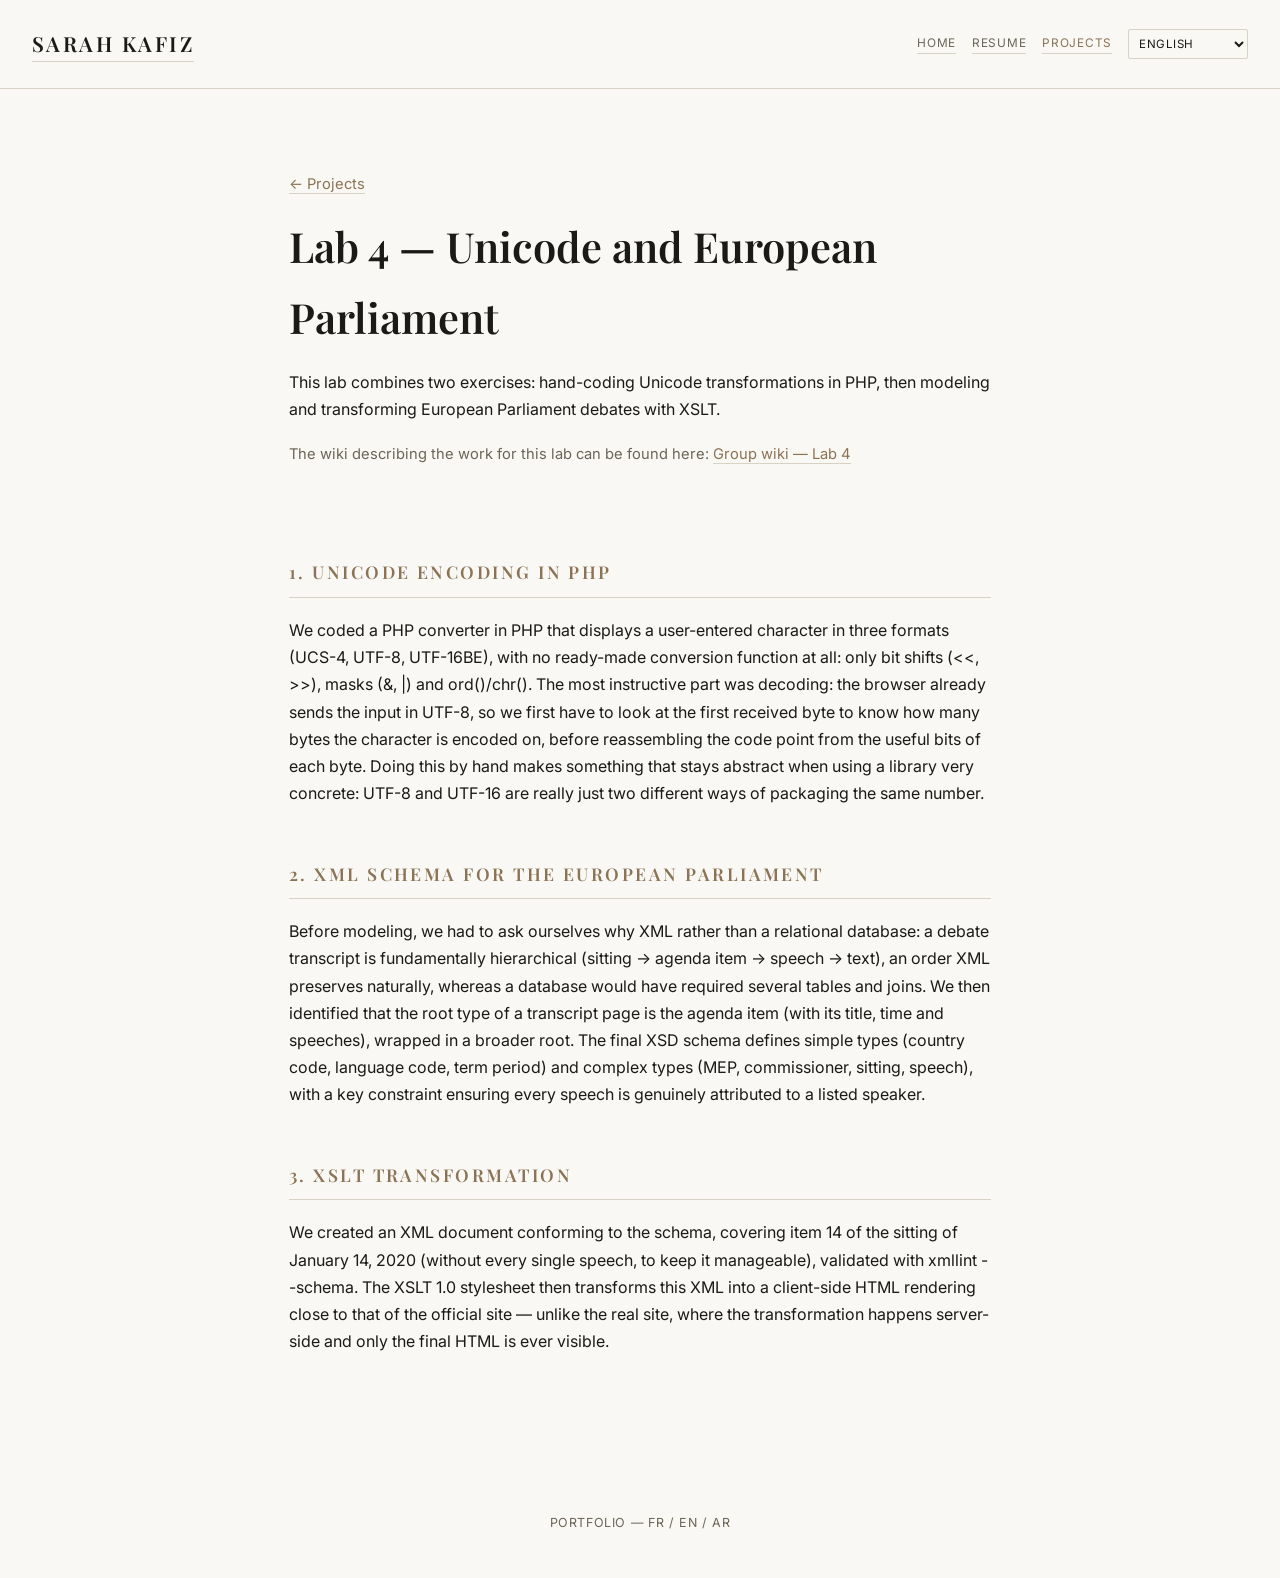
<file: tp4.html>
<!DOCTYPE html>
<html lang="fr"
      prefix="dc: http://purl.org/dc/elements/1.1/
              foaf: http://xmlns.com/foaf/0.1/
              schema: https://schema.org/">
<head>
  <meta charset="UTF-8" />
  <title property="dc:title" data-i18n="tp4_title_tag">TP4 — Unicode et Parlement européen — Sarah KAFIZ</title>
  <meta property="dc:creator" content="Sarah KAFIZ" />
  <link rel="preconnect" href="https://fonts.googleapis.com" />
  <link href="https://fonts.googleapis.com/css2?family=Playfair+Display:wght@600;700&amp;family=Inter:wght@400;500&amp;display=swap" rel="stylesheet" />
  <link rel="stylesheet" href="assets/css/style.css" />
  <script src="assets/js/site.js" defer="defer"></script>
</head>
<body typeof="schema:LearningResource" resource="#tp4">

  <header class="site-header">
    <a class="brand" href="index.html" data-i18n="home_name">Sarah KAFIZ</a>
    <div class="header-right">
      <nav class="main-nav">
        <a href="index.html" data-i18n="nav_accueil">Accueil</a>
        <a href="cv.html" data-i18n="nav_cv">CV</a>
        <a href="travaux.html" class="current" data-i18n="nav_travaux">Travaux</a>
      </nav>
      <div id="lang-switcher">
        <select aria-label="Choisir la langue">
          <option value="fr">Français</option>
          <option value="en">English</option>
          <option value="ar">العربية</option>
        </select>
      </div>
    </div>
  </header>

  <main>
    <div class="intro-block">
      <p class="contact-line"><a href="travaux-web-semantique.html" data-i18n="ws_back_link">← Travaux</a></p>
      <h1 property="schema:name dc:title" data-i18n="tp4_h1">TP4 — Unicode et Parlement européen</h1>
      <p data-i18n="tp4_intro" property="schema:description dc:description">
        Introduction du TP4.
      </p>
      <p class="contact-line">
        <span data-i18n="tp4_wiki_label">Le wiki de description de travail de ce TP se trouve ici :</span>
        <a href="https://portail-jn.fr/Portail_/claroline/wiki/page.php?wikiId=32&amp;action=show&amp;gidReset=true&amp;cidReset=true&amp;cidReq=WSAIR2_2526&amp;gidReq=1"
           target="_blank" rel="noopener" data-i18n="tp4_wiki_link">
          Wiki du groupe — TP4
        </a>
      </p>
    </div>

    <h2 data-i18n="tp4_section_unicode">1. Encodage Unicode en PHP</h2>
    <p data-i18n="tp4_ex_unicode_text">Texte.</p>

    <h2 data-i18n="tp4_section_schema">2. XML Schema pour le Parlement européen</h2>
    <p data-i18n="tp4_ex_schema_text">Texte.</p>

    <h2 data-i18n="tp4_section_xslt">3. Transformation XSLT</h2>
    <p data-i18n="tp4_ex_xslt_text">Texte.</p>
  </main>

  <footer>
    <p data-i18n="footer_text">Portfolio — FR / EN / AR</p>
  </footer>

</body>
</html>
</file>
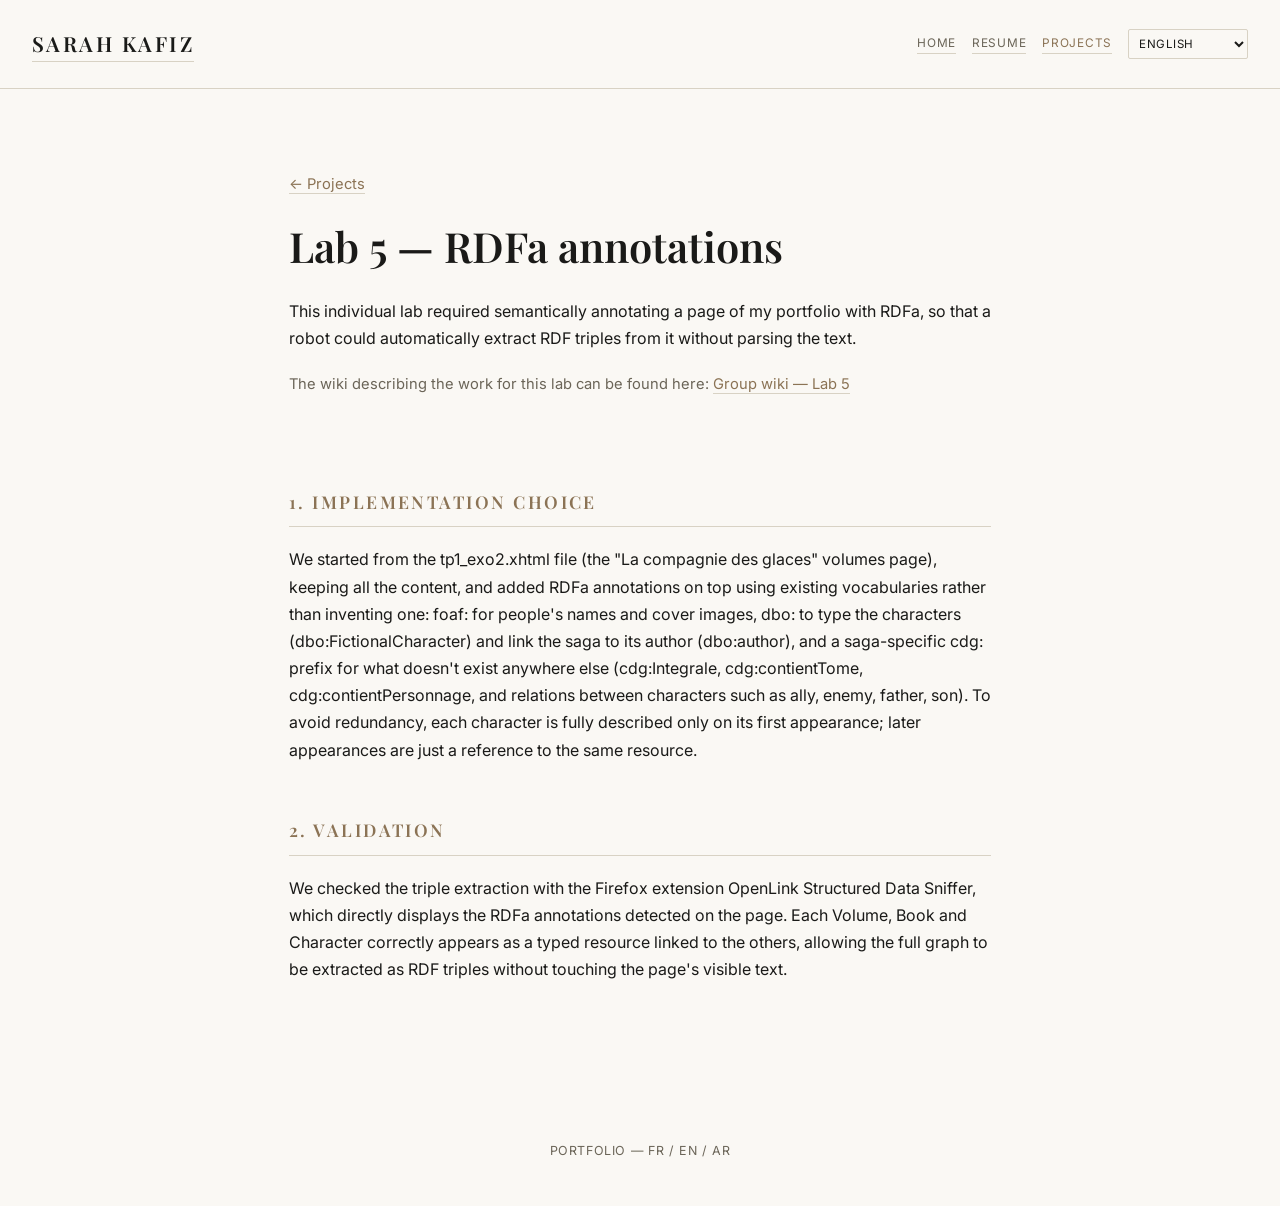
<file: tp5.html>
<!DOCTYPE html>
<html lang="fr"
      prefix="dc: http://purl.org/dc/elements/1.1/
              foaf: http://xmlns.com/foaf/0.1/
              schema: https://schema.org/">
<head>
  <meta charset="UTF-8" />
  <title property="dc:title" data-i18n="tp5_title_tag">TP5 — RDFa — Sarah KAFIZ</title>
  <meta property="dc:creator" content="sarah KAFIZ" />
  <link rel="preconnect" href="https://fonts.googleapis.com" />
  <link href="https://fonts.googleapis.com/css2?family=Playfair+Display:wght@600;700&amp;family=Inter:wght@400;500&amp;display=swap" rel="stylesheet" />
  <link rel="stylesheet" href="assets/css/style.css" />
  <script src="assets/js/site.js" defer="defer"></script>
</head>
<body typeof="schema:LearningResource" resource="#tp5">

  <header class="site-header">
    <a class="brand" href="index.html" data-i18n="home_name">Sarah KAFIZ</a>
    <div class="header-right">
      <nav class="main-nav">
        <a href="index.html" data-i18n="nav_accueil">Accueil</a>
        <a href="cv.html" data-i18n="nav_cv">CV</a>
        <a href="travaux.html" class="current" data-i18n="nav_travaux">Travaux</a>
      </nav>
      <div id="lang-switcher">
        <select aria-label="Choisir la langue">
          <option value="fr">Français</option>
          <option value="en">English</option>
          <option value="ar">العربية</option>
        </select>
      </div>
    </div>
  </header>

  <main>
    <div class="intro-block">
      <p class="contact-line"><a href="travaux-web-semantique.html" data-i18n="ws_back_link">← Travaux</a></p>
      <h1 property="schema:name dc:title" data-i18n="tp5_h1">TP5 — Annotations RDFa</h1>
      <p data-i18n="tp5_intro" property="schema:description dc:description">
        Introduction du TP5.
      </p>
      <p class="contact-line">
        <span data-i18n="tp5_wiki_label">Le wiki de description de travail de ce TP se trouve ici :</span>
        <a href="https://portail-jn.fr/Portail_/claroline/wiki/page.php?wikiId=39&amp;action=show&amp;gidReset=true&amp;cidReset=true&amp;cidReq=WSAIR2_2526&amp;gidReq=1"
           target="_blank" rel="noopener" data-i18n="tp5_wiki_link">
          Wiki du groupe — TP5
        </a>
      </p>
    </div>

    <h2 data-i18n="tp5_section_choix">1. Choix d'implémentation</h2>
    <p data-i18n="tp5_section_choix_text">Texte.</p>

    <h2 data-i18n="tp5_section_validation">2. Validation</h2>
    <p data-i18n="tp5_section_validation_text">Texte.</p>
  </main>

  <footer>
    <p data-i18n="footer_text">Portfolio — FR / EN / AR</p>
  </footer>

</body>
</html>
</file>
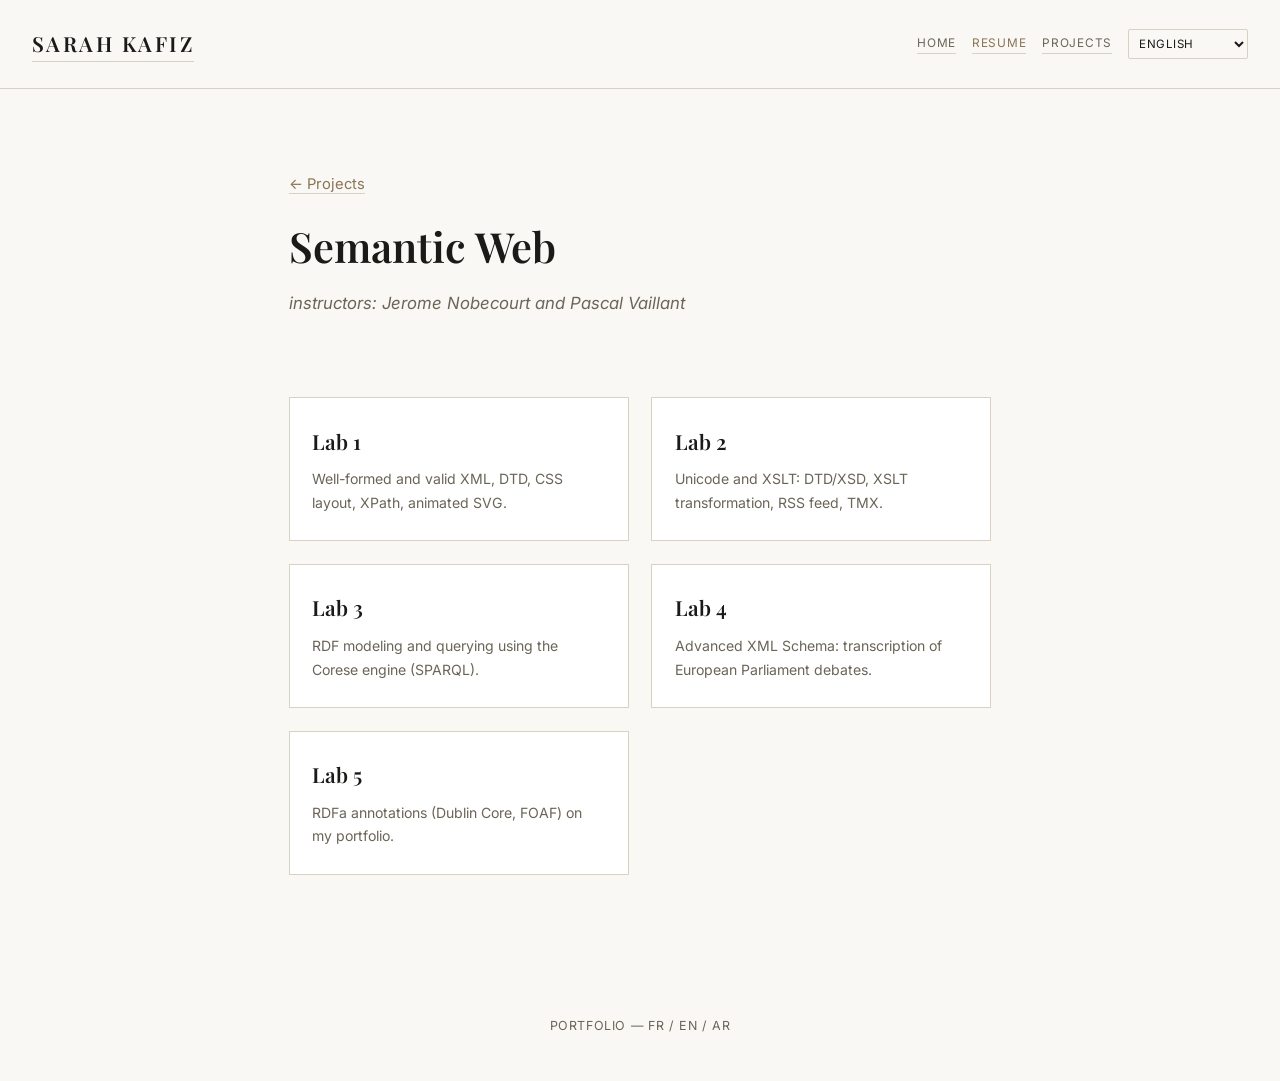
<file: travaux-web-semantique.html>
<!DOCTYPE html>
<html lang="fr"
      prefix="dc: http://purl.org/dc/elements/1.1/
              foaf: http://xmlns.com/foaf/0.1/
              schema: https://schema.org/">
<head>
  <meta charset="UTF-8" />
  <title property="dc:title" data-i18n="ws_title_tag">Web sémantique — Travaux — Sarah KAFIZ</title>
  <meta property="dc:creator" content="sarah KAFIZ" />
  <link rel="preconnect" href="https://fonts.googleapis.com" />
  <link href="https://fonts.googleapis.com/css2?family=Playfair+Display:wght@600;700&amp;family=Inter:wght@400;500&amp;display=swap" rel="stylesheet" />
  <link rel="stylesheet" href="assets/css/style.css" />
  <script src="assets/js/site.js" defer="defer"></script>
</head>
<body typeof="schema:Course" resource="#module-ws">

    <header class="site-header">
        <a class="brand" href="index.html" data-i18n="home_name">Sarah KAFIZ</a>
        <div class="header-right">
            <nav class="main-nav">
                <a href="index.html" data-i18n="nav_accueil">Accueil</a>
                <a href="cv.html" class="current" data-i18n="nav_cv">CV</a>
                <a href="travaux.html" data-i18n="nav_travaux">Travaux</a>
            </nav>
            <div id="lang-switcher">
                <select aria-label="Choisir la langue">
                <option value="fr">Français</option>
                <option value="en">English</option>
                <option value="ar">العربية</option>
                </select>
            </div>
        </div>
    </header>

    <main>
        <div class="intro-block">
        <p class="contact-line"><a href="travaux.html" data-i18n="ws_back_link">← Travaux</a></p>
        <h1 property="schema:name dc:title" data-i18n="ws_h1">Web sémantique</h1>
        <p class="subtitle" data-i18n="ws_subtitle">AIR2, 2024–2025 — enseignant : Pascal Vaillant</p>
        </div>

        <div class="grid-cases" typeof="schema:ItemList">

        <a class="case-item" href="tp1.html"
            typeof="schema:LearningResource" property="schema:hasPart" resource="#tp1">
            <span class="case-label" property="schema:name dc:title" data-i18n="tp1_name">TP1</span>
            <p class="case-desc" property="schema:description dc:description" data-i18n="tp1_desc">
            XML bien formé et valide, DTD, mise en page CSS, XPath, SVG animé.
            </p>
        </a>

        <a class="case-item" href="tp2.html"
            typeof="schema:LearningResource" property="schema:hasPart" resource="#tp2">
            <span class="case-label" property="schema:name dc:title" data-i18n="tp2_name">TP2</span>
            <p class="case-desc" property="schema:description dc:description" data-i18n="tp2_desc">
            Unicode et XSLT : DTD/XSD, transformation XSLT, flux RSS, TMX.
            </p>
        </a>

        <a class="case-item" href="tp3.html"
            typeof="schema:LearningResource" property="schema:hasPart" resource="#tp3">
            <span class="case-label" property="schema:name dc:title" data-i18n="tp3_name">TP3</span>
            <p class="case-desc" property="schema:description dc:description" data-i18n="tp3_desc">
            Modélisation RDF et interrogation avec le moteur Corese (SPARQL).
            </p>
        </a>

        <a class="case-item" href="tp4.html"
            typeof="schema:LearningResource" property="schema:hasPart" resource="#tp4">
            <span class="case-label" property="schema:name dc:title" data-i18n="tp4_name">TP4</span>
            <p class="case-desc" property="schema:description dc:description" data-i18n="tp4_desc">
            XML Schema avancé : transcription des débats du Parlement européen.
            </p>
        </a>

        <a class="case-item" href="tp5.html"
            typeof="schema:LearningResource" property="schema:hasPart" resource="#tp5">
            <span class="case-label" property="schema:name dc:title" data-i18n="tp5_name">TP5</span>
            <p class="case-desc" property="schema:description dc:description" data-i18n="tp5_desc">
            Annotations RDFa (Dublin Core, FOAF) sur mon portfolio.
            </p>
        </a>

        </div>
    </main>

    <footer>
        <p data-i18n="footer_text">Portfolio — FR / EN / AR</p>
    </footer>

</body>
</html>
</file>
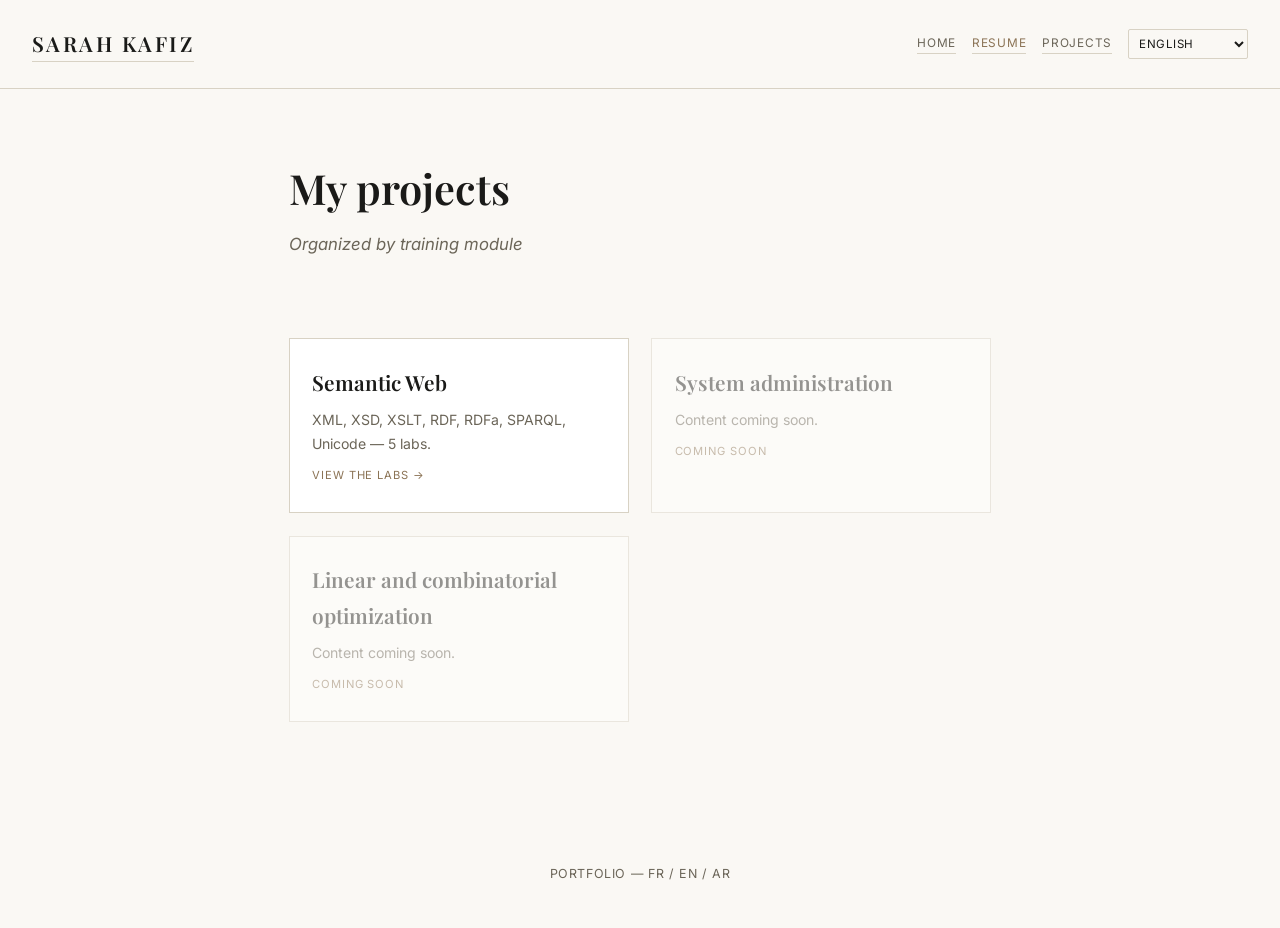
<file: travaux.html>
<!DOCTYPE html>
<html lang="fr"
      prefix="dc: http://purl.org/dc/elements/1.1/
              foaf: http://xmlns.com/foaf/0.1/
              schema: https://schema.org/">
<head>
    <meta charset="UTF-8" />
    <title property="dc:title" data-i18n="travaux_title_tag">Travaux — Sarah KAFIZ</title>
    <meta property="dc:creator" content="sarah KAFIZ" />
    <link rel="preconnect" href="https://fonts.googleapis.com" />
    <link href="https://fonts.googleapis.com/css2?family=Playfair+Display:wght@600;700&amp;family=Inter:wght@400;500&amp;display=swap" rel="stylesheet" />
    <link rel="stylesheet" href="assets/css/style.css" />
    <script src="assets/js/site.js" defer="defer"></script>
    </head>
    <body>

    <header class="site-header">
        <a class="brand" href="index.html" data-i18n="home_name">Sarah KAFIZ</a>
        <div class="header-right">
            <nav class="main-nav">
                <a href="index.html" data-i18n="nav_accueil">Accueil</a>
                <a href="cv.html" class="current" data-i18n="nav_cv">CV</a>
                <a href="travaux.html" data-i18n="nav_travaux">Travaux</a>
            </nav>
            <div id="lang-switcher">
                <select aria-label="Choisir la langue">
                <option value="fr">Français</option>
                <option value="en">English</option>
                <option value="ar">العربية</option>
                </select>
            </div>
        </div>
    </header>

    <main>
        <div class="intro-block">
        <h1 data-i18n="travaux_h1">Mes travaux</h1>
        <p class="subtitle" data-i18n="travaux_subtitle">Organisés par module de formation</p>
        </div>

        <div class="grid-cases" typeof="schema:ItemList">

        <a class="case-item" href="travaux-web-semantique.html"
            typeof="schema:Course" property="schema:itemListElement" resource="#module-ws">
            <span class="case-label" property="schema:name dc:title" data-i18n="module_ws_name">Web sémantique</span>
            <p class="case-desc" property="schema:description dc:description" data-i18n="module_ws_desc">
            XML, XSD, XSLT, RDF, RDFa, SPARQL, Unicode — 5 travaux pratiques.
            </p>
            <span class="case-status" data-i18n="module_ws_cta">Voir les TP →</span>
        </a>

        <div class="case-item disabled" typeof="schema:Course" property="schema:itemListElement" resource="#module-devlog">
            <span class="case-label" property="schema:name dc:title" data-i18n="module_devlog_name">Développement logiciel</span>
            <p class="case-desc" property="schema:description dc:description" data-i18n="module_devlog_desc">Contenu à venir.</p>
            <span class="case-status" data-i18n="module_status_avenir">À venir</span>
        </div>

        <div class="case-item disabled" typeof="schema:Course" property="schema:itemListElement" resource="#module-fullstack">
            <span class="case-label" property="schema:name dc:title" data-i18n="module_fullstack_name">Développement Full Stack</span>
            <p class="case-desc" property="schema:description dc:description" data-i18n="module_fullstack_desc">Contenu à venir.</p>
            <span class="case-status" data-i18n="module_status_avenir">À venir</span>
        </div>

        </div>
    </main>

    <footer>
        <p data-i18n="footer_text">Portfolio — FR / EN / AR</p>
    </footer>

</body>
</html>
</file>
<file: assets/css/style.css>
/* ============================================================
   Portfolio de Sarah KAFIZ 
   ============================================================ */

:root {
  --color-bg: #faf8f4;
  --color-text: #1a1a18;
  --color-text-dim: #6b6558;
  --color-accent: #8b7355;
  --color-line: #d8d2c4;
  --color-card: #ffffff;
}

* {
  box-sizing: border-box;
}

body {
  margin: 0;
  background: var(--color-bg);
  color: var(--color-text);
  font-family: "Inter", "Segoe UI", system-ui, -apple-system, sans-serif;
  line-height: 1.7;
  -webkit-font-smoothing: antialiased;
}

/* En-tête */
header.site-header {
  display: flex;
  justify-content: space-between;
  align-items: center;
  padding: 1.6rem 2rem;
  border-bottom: 1px solid var(--color-line);
  flex-wrap: nowrap;
  gap: 0.8rem;
}

header.site-header .brand {
  font-family: "Playfair Display", Georgia, serif;
  font-size: 1.3rem;
  letter-spacing: 0.12em;
  text-transform: uppercase;
  color: var(--color-text);
  text-decoration: none;
  font-weight: 600;
  flex-shrink: 0;
}

.header-right {
  display: flex;
  align-items: center;
  gap: 1rem;
  flex-wrap: nowrap;
  justify-content: flex-end;
  min-width: 0;
}

nav.main-nav {
  display: flex;
  gap: 1rem;
  min-width: 0;
}

nav.main-nav a {
  color: var(--color-text-dim);
  text-decoration: none;
  font-size: 0.74rem;
  letter-spacing: 0.06em;
  text-transform: uppercase;
  transition: color 0.15s ease;
  white-space: nowrap;
}

nav.main-nav a:hover,
nav.main-nav a.current {
  color: var(--color-accent);
}

/* Sélecteur de langue */
#lang-switcher {
  width: 7.5rem;
  flex-shrink: 0;
}

#lang-switcher select {
  width: 100%;
  border: 1px solid var(--color-line);
  background: var(--color-bg);
  font-family: "Inter", "Segoe UI", system-ui, sans-serif;
  font-size: 0.72rem;
  letter-spacing: 0.04em;
  text-transform: uppercase;
  color: var(--color-text);
  padding: 0.35rem 0.4rem;
  cursor: pointer;
  border-radius: 2px;
}
main {
  max-width: 760px;
  margin: 0 auto;
  padding: 4rem 1.8rem 5rem;
}

h1 {
  font-family: "Playfair Display", Georgia, serif;
  font-size: 2.6rem;
  font-weight: 600;
  margin: 0 0 0.4rem;
}

h2 {
  font-family: "Playfair Display", Georgia, serif;
  font-size: 1.1rem;
  letter-spacing: 0.14em;
  text-transform: uppercase;
  font-weight: 600;
  color: var(--color-accent);
  margin-top: 3.2rem;
  margin-bottom: 1.2rem;
  padding-bottom: 0.6rem;
  border-bottom: 1px solid var(--color-line);
}

.subtitle {
  color: var(--color-text-dim);
  font-size: 1.05rem;
  margin: 0 0 2rem;
  font-style: italic;
}

a {
  color: var(--color-accent);
  text-decoration: none;
  border-bottom: 1px solid var(--color-line);
}

footer {
  text-align: center;
  color: var(--color-text-dim);
  font-size: 0.78rem;
  letter-spacing: 0.05em;
  padding: 3rem 0 2rem;
  text-transform: uppercase;
}

/* --------------------------------------------------------------
   Bloc d'intro générique (accueil, etc.)
   -------------------------------------------------------------- */
.intro-block {
  padding-bottom: 1.5rem;
}

.contact-line {
  font-size: 0.92rem;
  color: var(--color-text-dim);
  margin-top: 1.2rem;
}

/* --------------------------------------------------------------
   Vidéo
   -------------------------------------------------------------- */
.video-frame {
  border: 1px solid var(--color-line);
  padding: 0.5rem;
  background: var(--color-card);
}

iframe.video-embed {
  width: 100%;
  aspect-ratio: 16 / 9;
  display: block;
  border: none;
}

.video-list {
  display: flex;
  flex-direction: column;
  gap: 1.8rem;
}

.video-list .video-item-title {
  font-weight: 600;
  font-size: 0.92rem;
  color: var(--color-text-dim);
  margin: 0 0 0.5rem;
}

/* --------------------------------------------------------------
   Grille de cases (modules, TP, projets)
   -------------------------------------------------------------- */
.grid-cases {
  display: grid;
  grid-template-columns: repeat(auto-fit, minmax(220px, 1fr));
  gap: 1.4rem;
  margin-top: 1.5rem;
}

.case-item {
  display: block;
  border: 1px solid var(--color-line);
  padding: 1.6rem 1.4rem;
  text-decoration: none;
  color: var(--color-text);
  background: var(--color-card);
  transition: border-color 0.15s ease, transform 0.15s ease;
}

a.case-item:hover {
  border-color: var(--color-accent);
  transform: translateY(-2px);
}

.case-item .case-label {
  font-family: "Playfair Display", Georgia, serif;
  font-size: 1.3rem;
  font-weight: 600;
  display: block;
  margin-bottom: 0.5rem;
  border-bottom: none;
}

.case-item .case-desc {
  font-size: 0.88rem;
  color: var(--color-text-dim);
  margin: 0;
}

.case-item.disabled {
  opacity: 0.45;
  cursor: default;
}

.case-item .case-status {
  display: inline-block;
  margin-top: 0.6rem;
  font-size: 0.7rem;
  letter-spacing: 0.08em;
  text-transform: uppercase;
  color: var(--color-accent);
}

/* --------------------------------------------------------------
   Timeline : apparition progressive au scroll
   -------------------------------------------------------------- */
.timeline {
  position: relative;
  margin-top: 1.5rem;
  padding-left: 2rem;
  border-left: 1px solid var(--color-line);
}

.timeline-item {
  position: relative;
  padding-bottom: 2.6rem;
  opacity: 0;
  transform: translateY(16px);
  transition: opacity 0.6s ease, transform 0.6s ease;
}

.timeline-item.visible {
  opacity: 1;
  transform: translateY(0);
}

.timeline-item::before {
  content: "";
  position: absolute;
  left: -2.42rem;
  top: 0.3rem;
  width: 9px;
  height: 9px;
  border-radius: 50%;
  background: var(--color-accent);
}

.timeline-item .timeline-date {
  font-family: "Playfair Display", Georgia, serif;
  font-size: 0.95rem;
  color: var(--color-accent);
  font-weight: 600;
  letter-spacing: 0.04em;
  margin: 0 0 0.3rem;
}

.timeline-item .timeline-title {
  font-weight: 600;
  margin: 0 0 0.3rem;
  font-size: 1.05rem;
}

.timeline-item .timeline-desc {
  color: var(--color-text-dim);
  font-size: 0.92rem;
  margin: 0;
}

/* --------------------------------------------------------------
   Liste simple de cartes (compétences, langues, intérêts)
   -------------------------------------------------------------- */
.card-list p {
  border-bottom: 1px solid var(--color-line);
  padding: 0.7rem 0;
  margin: 0;
  font-size: 0.94rem;
}

.card-list p:last-child {
  border-bottom: none;
}

/* --------------------------------------------------------------
   RTL : adaptation pour l'arabe
   -------------------------------------------------------------- */
html[dir="rtl"] nav.main-nav a {
  margin-left: 0;
  margin-right: 2rem;
}

html[dir="rtl"] .timeline {
  padding-left: 0;
  padding-right: 2rem;
  border-left: none;
  border-right: 1px solid var(--color-line);
}

html[dir="rtl"] .timeline-item::before {
  left: auto;
  right: -2.42rem;
}
</file>
